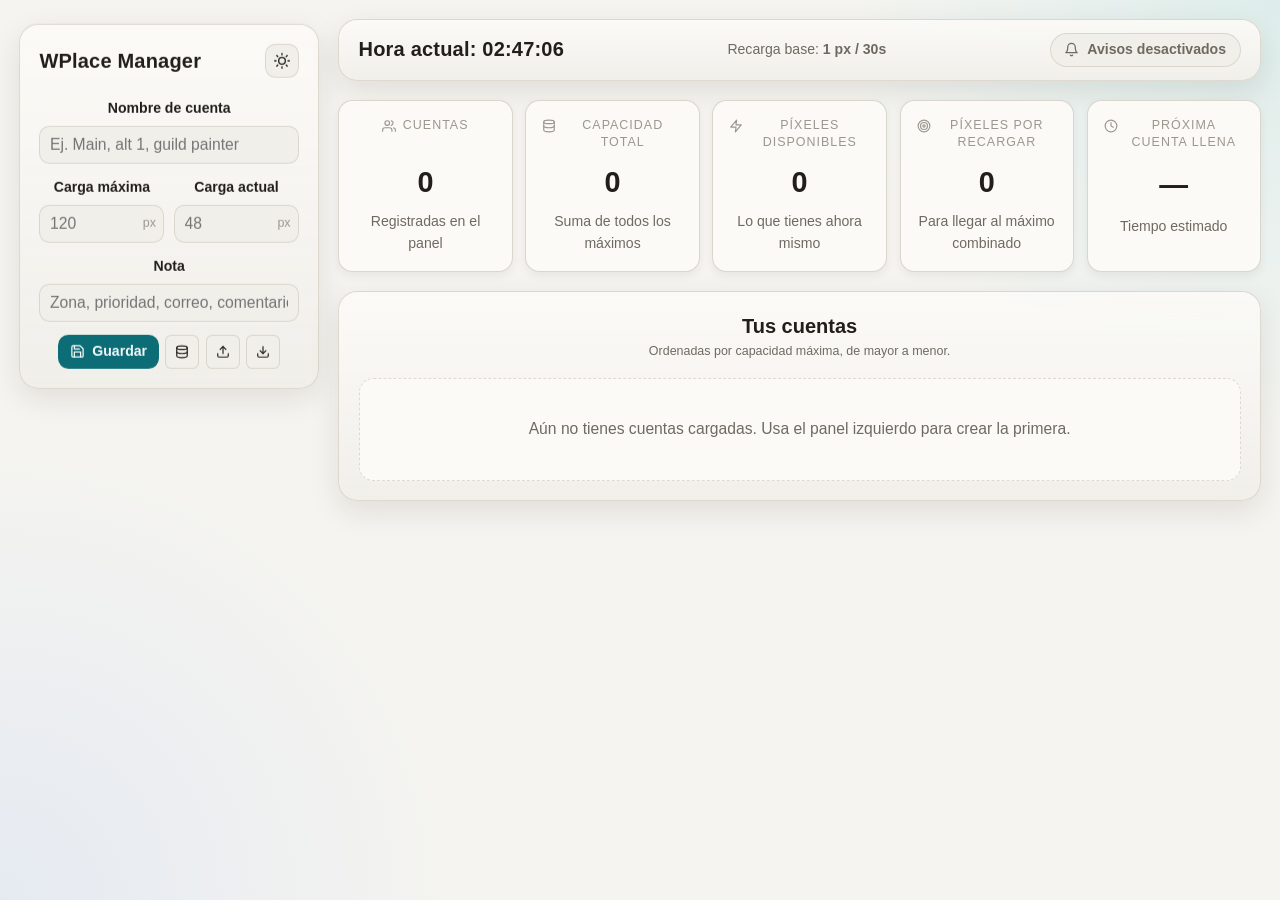
<file: index.html>
<!DOCTYPE html>
<html lang="es" data-theme="dark">
<head>
  <meta charset="UTF-8" />
  <meta name="viewport" content="width=device-width, initial-scale=1.0" />
  <title>WPlace Manager</title>
  <link rel="icon" type="image/png" href="[data-uri]" />
  <link rel="preconnect" href="https://api.fontshare.com" />
  <link href="https://api.fontshare.com/v2/css?f[]=satoshi@400,500,700,900&display=swap" rel="stylesheet" />
  <style>
    :root, [data-theme="light"] {
      --text-xs: clamp(0.7rem, 0.67rem + 0.2vw, 0.78rem);
      --text-sm: clamp(0.8rem, 0.76rem + 0.25vw, 0.88rem);
      --text-base: clamp(0.9rem, 0.86rem + 0.2vw, 0.98rem);
      --text-lg: clamp(1rem, 0.9rem + 0.55vw, 1.25rem);
      --text-xl: clamp(1.3rem, 1.1rem + 1vw, 1.65rem);
      --space-1: 0.2rem; --space-2: 0.4rem; --space-3: 0.6rem; --space-4: 0.8rem;
      --space-5: 1rem; --space-6: 1.2rem; --space-8: 1.6rem; --space-10: 2rem;
      --space-12: 2.4rem; --space-16: 3.2rem;
      --radius-sm: 0.4rem; --radius-md: 0.65rem; --radius-lg: 0.9rem; --radius-xl: 1.2rem; --radius-full: 9999px;
      --color-bg: #f5f4f0; --color-surface: #fbfaf7; --color-surface-2: #f1efea; --color-surface-offset: #ebe7df;
      --color-border: #d8d2c7; --color-divider: #dfdbd2; --color-text: #221f1a; --color-text-muted: #6f6a61; --color-text-faint: #9c978e;
      --color-primary: #0c6d77; --color-primary-hover: #09545c; --color-primary-highlight: #d4e4e4; --color-on-primary: #f4fbfb;
      --color-success: #4f8e28; --color-warning: #c18414; --color-error: #b84574; --color-blue: #2e6bd8;
      --shadow-sm: 0 4px 10px rgba(27,25,21,.06); --shadow-md: 0 10px 30px rgba(27,25,21,.1); --shadow-lg: 0 18px 50px rgba(27,25,21,.14);
      --font-body: 'Satoshi', Inter, sans-serif;
    }
    [data-theme="dark"] {
      --color-bg: #111315; --color-surface: #171a1d; --color-surface-2: #1c2024; --color-surface-offset: #21262b;
      --color-border: #2c3238; --color-divider: #262c31; --color-text: #edf1f5; --color-text-muted: #aab2ba; --color-text-faint: #717983;
      --color-primary: #59c6d1; --color-primary-hover: #7fd9e1; --color-primary-highlight: rgba(89,198,209,.14); --color-on-primary: #051416;
      --color-success: #7ec84f; --color-warning: #f3b248; --color-error: #ea73a1; --color-blue: #72a1ff;
      --shadow-sm: 0 4px 10px rgba(0,0,0,.22); --shadow-md: 0 16px 40px rgba(0,0,0,.32); --shadow-lg: 0 24px 60px rgba(0,0,0,.45);
    }
    *,*::before,*::after{box-sizing:border-box;margin:0;padding:0;min-width:0}
    img,svg{max-width:100%}
    html{-webkit-font-smoothing:antialiased;scroll-behavior:smooth}
    body{min-height:100dvh;font-family:var(--font-body);font-size:var(--text-base);background:
      radial-gradient(circle at top right, rgba(89,198,209,.15), transparent 28%),
      radial-gradient(circle at bottom left, rgba(114,161,255,.12), transparent 30%),
      var(--color-bg);color:var(--color-text);line-height:1.55}
    button,input{font:inherit;color:inherit}
    button{cursor:pointer;border:none}
    input{border:none;background:transparent;outline:none;width:100%}
    .app{max-width:1400px;margin:0 auto;padding:var(--space-6);display:grid;grid-template-columns:minmax(260px,300px) minmax(0,1fr);gap:var(--space-6);align-items:start}
    .panel{background:linear-gradient(180deg, color-mix(in srgb, var(--color-surface) 92%, transparent), var(--color-surface-2));border:1px solid color-mix(in srgb, var(--color-border) 82%, transparent);box-shadow:var(--shadow-md);border-radius:var(--radius-xl);backdrop-filter:blur(14px)}
    .sidebar{padding:var(--space-6);display:flex;flex-direction:column;gap:var(--space-6);position:sticky;top:24px;max-height:calc(100dvh - 48px);overflow-y:auto;min-width:0}
    .brand{display:flex;align-items:center;justify-content:space-between;gap:var(--space-4)}
    .logoWrap{display:flex;align-items:center;gap:var(--space-3)}
    .title{font-size:var(--text-lg);font-weight:900;letter-spacing:.01em;overflow-wrap:anywhere}
    .subtitle{font-size:var(--text-xs);color:var(--color-text-muted);overflow-wrap:anywhere}
    .themeBtn,.ghostBtn,.iconBtn,.primaryBtn,.dangerBtn{border-radius:var(--radius-md);transition:.18s ease;background:transparent}
    .themeBtn,.iconBtn{width:34px;height:34px;border:1px solid color-mix(in srgb, var(--color-border) 85%, transparent);display:grid;place-items:center;background:var(--color-surface-2)}
    .themeBtn:hover,.iconBtn:hover{transform:translateY(-1px);border-color:color-mix(in srgb, var(--color-primary) 30%, var(--color-border))}
    .heroCard{padding:var(--space-5);background:linear-gradient(155deg, color-mix(in srgb, var(--color-primary) 14%, var(--color-surface)), var(--color-surface));border-radius:var(--radius-lg);border:1px solid color-mix(in srgb, var(--color-primary) 26%, var(--color-border));display:grid;gap:var(--space-3);text-align:center}
    .heroCard p{color:var(--color-text-muted);font-size:var(--text-sm)}
    .metricGrid{display:grid;grid-template-columns:1fr;gap:var(--space-3);text-align:center}
    .metric{padding:var(--space-4);border-radius:var(--radius-lg);background:var(--color-surface-2);border:1px solid color-mix(in srgb, var(--color-border) 88%, transparent);display:flex;flex-direction:column;align-items:center;justify-content:center;gap:var(--space-1)}
    .metric .label{font-size:var(--text-xs);text-transform:uppercase;letter-spacing:.08em;color:var(--color-text-faint);margin-bottom:var(--space-2)}
    .metric .value{font-size:var(--text-lg);font-weight:800;font-variant-numeric:tabular-nums lining-nums}
    .formCard{display:grid;gap:var(--space-4);text-align:center}
    .field{display:grid;gap:var(--space-2)}
    .field label{font-size:var(--text-sm);font-weight:700;text-align:center}
    .inputWrap{display:flex;align-items:center;gap:var(--space-2);padding:0 var(--space-3);height:38px;background:var(--color-surface-2);border:1px solid color-mix(in srgb, var(--color-border) 86%, transparent);border-radius:var(--radius-md)}
    .inputWrap:focus-within{border-color:var(--color-primary);box-shadow:0 0 0 3px color-mix(in srgb, var(--color-primary) 18%, transparent)}
    .fieldRow{display:grid;grid-template-columns:1fr 1fr;gap:var(--space-3)}
    .unit{font-size:var(--text-xs);color:var(--color-text-faint);white-space:nowrap}
    .actions{display:flex;align-items:center;justify-content:center;gap:var(--space-2);flex-wrap:nowrap}
    .primaryBtn,.ghostBtn,.dangerBtn{padding:0 0.75rem;height:34px;font-weight:800;font-size:var(--text-sm);display:inline-flex;align-items:center;justify-content:center;gap:.45rem}
    .primaryBtn svg,.dangerBtn svg,.ghostBtn svg{width:15px;height:15px;flex-shrink:0;display:block}
    .themeBtn svg,.menuBtn svg,.notifyBtn svg{display:block}
    .primaryBtn{background:var(--color-primary);color:var(--color-on-primary)}
    .primaryBtn:hover{background:var(--color-primary-hover);color:var(--color-on-primary)}
    .ghostBtn{background:var(--color-surface-2);border:1px solid color-mix(in srgb, var(--color-border) 88%, transparent)}
    .dangerBtn{background:color-mix(in srgb, var(--color-error) 16%, var(--color-surface-2));color:var(--color-error);border:1px solid color-mix(in srgb, var(--color-error) 26%, var(--color-border))}
    .hint{font-size:var(--text-xs);color:var(--color-text-muted);text-align:center}
    .main{display:grid;gap:var(--space-6)}
    .topbar{padding:var(--space-4) var(--space-6);display:flex;align-items:center;justify-content:space-between;gap:var(--space-4);text-align:center}
    .topbarTitle{font-size:var(--text-lg);font-weight:900;letter-spacing:.01em}
    .topbarMeta{font-size:var(--text-sm);color:var(--color-text-muted);white-space:nowrap}
    .topbarTitle{font-size:var(--text-lg);font-weight:900;letter-spacing:.01em}
    .kpis{display:grid;grid-template-columns:repeat(auto-fit, minmax(160px, 1fr));gap:var(--space-4)}
    .kpi{padding:var(--space-5);border-radius:var(--radius-lg);background:var(--color-surface);border:1px solid color-mix(in srgb, var(--color-border) 88%, transparent);box-shadow:var(--shadow-sm);display:grid;gap:var(--space-2);min-width:0;text-align:center;justify-items:center}
    .kpiLabel{display:flex;align-items:flex-start;justify-content:center;gap:.4rem;min-height:2.3rem}
    .kpiLabel svg{width:14px;height:14px;flex-shrink:0;color:var(--color-text-faint);margin-top:.15rem}
    .kpi span{font-size:var(--text-xs);text-transform:uppercase;letter-spacing:.08em;color:var(--color-text-faint);line-height:1.35}
    .kpi strong{font-size:clamp(1.25rem,1rem + 1vw,2rem);font-weight:900;font-variant-numeric:tabular-nums lining-nums;overflow-wrap:anywhere}
    .kpi small{font-size:var(--text-sm);color:var(--color-text-muted);min-height:2.6em;display:flex;align-items:flex-start}
    .section{padding:var(--space-6)}
    .sectionHeader{display:flex;flex-direction:column;align-items:center;text-align:center;justify-content:space-between;gap:var(--space-3);margin-bottom:var(--space-5)}
    .sectionTitle{font-size:var(--text-lg);font-weight:800}
    .accountList{max-height:60dvh;overflow:auto}
    .accountListInner{border:1px solid color-mix(in srgb, var(--color-border) 85%, transparent);border-radius:var(--radius-md);overflow:hidden;background:var(--color-surface)}
    .accountRow{padding:var(--space-3) var(--space-4);display:grid;gap:var(--space-2);border-left:1px solid transparent;min-width:0}
    .accountRow:not(:last-child){border-bottom:1px solid var(--color-divider)}
    .accountRow.critical{background:color-mix(in srgb, var(--color-error) 5%, var(--color-surface))}
    .accountRow.low{background:color-mix(in srgb, var(--color-warning) 5%, var(--color-surface))}
    .accountRow.medium{background:color-mix(in srgb, var(--color-primary) 5%, var(--color-surface))}
    .accountRow.high{background:color-mix(in srgb, var(--color-blue) 6%, var(--color-surface))}
    .accountRow.good{background:color-mix(in srgb, var(--color-success) 5%, var(--color-surface))}
    .accountRow.hasTier{border-left-color:color-mix(in srgb, var(--tier-color) 55%, var(--color-border));box-shadow:inset 0 0 0 1px color-mix(in srgb, var(--tier-color) 12%, transparent), inset 0 1px 0 color-mix(in srgb, #fff 5%, transparent);background-image:linear-gradient(180deg, color-mix(in srgb, var(--tier-color) 7%, transparent), transparent)}
    .rowMain{display:grid;grid-template-columns:auto minmax(0,1fr) auto;align-items:start;gap:var(--space-3);min-width:0}
    .rowDot{width:9px;height:9px;border-radius:50%;flex-shrink:0;margin-top:.45rem;box-shadow:0 0 0 3px color-mix(in srgb, currentColor 14%, transparent)}
    .rowDot.critical{background:var(--color-error);color:var(--color-error)}
    .rowDot.low{background:var(--color-warning);color:var(--color-warning)}
    .rowDot.medium{background:var(--color-primary);color:var(--color-primary)}
    .rowDot.high{background:#7db7ff;color:#7db7ff}
    .rowDot.good{background:var(--color-success);color:var(--color-success)}
    .rowInfo{min-width:0;display:grid;gap:var(--space-1)}
    .rowName{font-weight:800;font-size:var(--text-sm);overflow-wrap:anywhere}
    .rowNameLine{display:flex;align-items:flex-start;gap:var(--space-2);min-width:0}
    .rowNameGroup{display:flex;align-items:center;gap:var(--space-2);min-width:0;flex-wrap:wrap;flex:1}
    .rowNote{font-size:var(--text-xs);font-weight:800;letter-spacing:.01em;color:var(--tier-color, var(--color-primary));overflow-wrap:anywhere;display:inline-flex;align-items:center;gap:.35rem;width:fit-content;max-width:100%;padding:.3rem .65rem;margin-top:var(--space-1);background:color-mix(in srgb, var(--tier-color, var(--color-primary)) 16%, var(--color-surface-2));border:1px solid color-mix(in srgb, var(--tier-color, var(--color-primary)) 32%, var(--color-border));border-radius:var(--radius-full)}
    .nextBadge{display:inline-flex;align-items:center;gap:.3rem;height:20px;padding:0 .5rem;border-radius:var(--radius-full);font-size:11px;font-weight:900;letter-spacing:.02em;background:color-mix(in srgb, var(--color-warning) 20%, var(--color-surface-2));color:var(--color-warning);border:1px solid color-mix(in srgb, var(--color-warning) 38%, var(--color-border));white-space:nowrap}
    .nextBadge svg{width:11px;height:11px;flex-shrink:0;display:block}
    .accountRow.isNext{outline:2px solid color-mix(in srgb, var(--color-warning) 55%, transparent);outline-offset:-1px}
    .rowNoteIcon{flex-shrink:0;display:flex;align-items:center}
    .rowBar{height:5px;border-radius:999px;background:var(--color-surface-offset);margin-top:var(--space-1);overflow:hidden}
    .rowBarFill{height:100%;border-radius:inherit;background:var(--color-surface-dynamic, color-mix(in srgb, var(--color-primary) 10%, var(--color-surface-offset)));transition:width .5s ease}
    .rowBarFill.critical{background:linear-gradient(90deg, color-mix(in srgb, var(--color-error) 78%, #ffb4c9), var(--color-error))}
    .rowBarFill.low{background:linear-gradient(90deg, color-mix(in srgb, var(--color-warning) 82%, #ffd89a), var(--color-warning))}
    .rowBarFill.medium{background:linear-gradient(90deg, color-mix(in srgb, var(--color-primary) 88%, #8ce3eb), var(--color-primary))}
    .rowBarFill.high{background:linear-gradient(90deg, #8dccff, var(--color-blue))}
    .rowBarFill.good{background:linear-gradient(90deg, color-mix(in srgb, var(--color-success) 78%, #b8ef88), var(--color-success))}
    .rowStats{text-align:right;flex-shrink:0;display:grid;gap:2px;align-self:center}
    .rowCount{font-size:var(--text-xs);font-weight:700;font-variant-numeric:tabular-nums lining-nums;white-space:nowrap}
    .rowEta{font-size:var(--text-xs);color:var(--color-text-faint);white-space:nowrap}
    .rowActions{display:flex;gap:var(--space-2);justify-content:flex-end;align-items:center;flex-shrink:0}
    .capBadge{display:inline-flex;align-items:center;justify-content:center;height:20px;padding:0 .45rem;border-radius:var(--radius-full);font-size:11px;font-weight:900;letter-spacing:.02em;background:color-mix(in srgb, var(--tier-color, var(--color-blue)) 18%, var(--color-surface-2));color:var(--tier-color, var(--color-blue));border:1px solid color-mix(in srgb, var(--tier-color, var(--color-blue)) 32%, var(--color-border));white-space:nowrap}
    .menuWrap{position:relative;display:flex;justify-content:flex-end}
    .menuBtn{width:34px;height:34px;padding:0;display:grid;place-items:center;border-radius:var(--radius-sm);background:var(--color-surface-2);border:1px solid color-mix(in srgb, var(--color-border) 85%, transparent);transition:.15s ease;font-size:1.1rem;font-weight:900;line-height:1}
    .notifyBtn{width:34px;height:34px;padding:0;display:grid;place-items:center;border-radius:var(--radius-sm);background:var(--color-surface-2);border:1px solid color-mix(in srgb, var(--color-border) 85%, transparent);color:var(--color-text-muted);transition:.15s ease}
    .notifyBtn:hover{border-color:color-mix(in srgb, var(--color-primary) 30%, var(--color-border));color:var(--color-text)}
    .notifyBtn.active{color:var(--color-primary);background:var(--color-primary-highlight);border-color:color-mix(in srgb, var(--color-primary) 45%, var(--color-border))}
    .notifyWrap{position:relative;display:flex;align-items:center}
    .notifyTrigger{display:inline-flex;align-items:center;gap:.5rem;height:34px;padding:0 .85rem;border-radius:var(--radius-full);background:var(--color-surface-2);border:1px solid color-mix(in srgb, var(--color-border) 85%, transparent);color:var(--color-text-muted);font-size:var(--text-sm);font-weight:700;white-space:nowrap;transition:.15s ease}
    .notifyTrigger:hover{border-color:color-mix(in srgb, var(--color-primary) 30%, var(--color-border));color:var(--color-text)}
    .notifyTrigger.active{color:var(--color-primary);background:var(--color-primary-highlight);border-color:color-mix(in srgb, var(--color-primary) 45%, var(--color-border))}
    .notifyTriggerIcon{display:flex;align-items:center;flex-shrink:0}
    .notifyTriggerIcon svg{width:15px;height:15px;display:block}
    .notifyPanel{min-width:230px}
    .notifyPanelTitle{font-size:var(--text-sm);font-weight:800;color:var(--color-text);padding:.15rem .3rem .5rem;margin-bottom:.25rem;border-bottom:1px solid var(--color-divider)}
    .notifyOption{display:flex;align-items:center;gap:.55rem;padding:.4rem .3rem;border-radius:var(--radius-sm);font-size:var(--text-sm);cursor:pointer;user-select:none}
    .notifyOption:hover{background:var(--color-surface-2)}
    .notifyOption input[type="checkbox"]{width:15px;height:15px;flex-shrink:0;accent-color:var(--color-primary);cursor:pointer}
    .notifyTestBtn{width:100%;display:flex;align-items:center;justify-content:center;gap:.45rem;margin-top:.4rem;padding-top:.6rem;border-top:1px solid var(--color-divider);background:transparent;color:var(--color-text-muted);font-size:var(--text-sm);font-weight:700;cursor:pointer;border-left:none;border-right:none;border-bottom:none;border-radius:0}
    .notifyTestBtn:hover{color:var(--color-primary)}
    .notifyTestBtn svg{width:14px;height:14px;flex-shrink:0;display:block}
    .menuBtn:hover{border-color:color-mix(in srgb, var(--color-primary) 30%, var(--color-border))}
    /* El panel se reubica a <body> con JS al abrirse, por eso usa position:fixed
       y su visibilidad depende de su propia clase .open (no de un ancestro),
       así nunca queda recortado por el overflow de la lista de cuentas. */
    .menuPanel{position:fixed;min-width:140px;padding:var(--space-2);display:none;grid-template-columns:1fr;gap:var(--space-2);background:var(--color-surface);border:1px solid color-mix(in srgb, var(--color-border) 88%, transparent);border-radius:var(--radius-md);box-shadow:var(--shadow-lg);z-index:9999}
    .menuPanel.open{display:grid}
    .menuItem{height:32px;padding:0 .7rem;display:flex;align-items:center;gap:var(--space-2);justify-content:flex-start;border-radius:var(--radius-sm);background:var(--color-surface-2);border:1px solid color-mix(in srgb, var(--color-border) 85%, transparent);font-size:var(--text-xs);font-weight:800;white-space:nowrap}
    .menuItem:hover{border-color:color-mix(in srgb, var(--color-primary) 30%, var(--color-border))}
    .menuItem.danger{color:var(--color-error);border-color:color-mix(in srgb, var(--color-error) 26%, var(--color-border))}
    .menuItem.danger:hover{background:color-mix(in srgb, var(--color-error) 12%, var(--color-surface-2))}
    .iconBtnSm{width:34px;height:34px;padding:0;display:grid;place-items:center;border-radius:var(--radius-sm);background:var(--color-surface-2);border:1px solid color-mix(in srgb, var(--color-border) 85%, transparent);transition:.15s ease;flex-shrink:0}
    .iconBtnSm svg{width:14px;height:14px}
    .iconBtnSm:hover{border-color:color-mix(in srgb, var(--color-primary) 30%, var(--color-border))}
    .iconBtnSm.danger{color:var(--color-error);border-color:color-mix(in srgb, var(--color-error) 26%, var(--color-border))}
    .iconBtnSm.danger:hover{background:color-mix(in srgb, var(--color-error) 12%, var(--color-surface-2))}
    .pill{padding:.4rem .7rem;border-radius:var(--radius-full);font-size:var(--text-xs);font-weight:800;background:var(--color-surface-offset);border:1px solid color-mix(in srgb, var(--color-border) 82%, transparent)}
    .empty{padding:var(--space-12) var(--space-5);text-align:center;color:var(--color-text-muted);border:1px dashed color-mix(in srgb, var(--color-border) 82%, transparent);border-radius:var(--radius-lg);background:var(--color-surface)}
    @media (max-width: 1120px){.app{grid-template-columns:1fr}.sidebar{position:relative;max-height:none;top:0}}
    @media (max-width: 760px){.app{padding:var(--space-4)}.topbar{flex-direction:column}.headline h1{max-width:none}.kpis,.metricGrid{grid-template-columns:1fr}.accountList{max-height:none}.actions{flex-wrap:wrap}.rowMain{grid-template-columns:auto minmax(0,1fr)}.rowStats{grid-column:2;text-align:left}.menuWrap{margin-left:auto}}
  </style>
</head>
<body>
  <div class="app">
    <aside class="sidebar panel">
      <div class="brand">
        <div class="logoWrap"><div class="title">WPlace Manager</div></div>
        <button class="themeBtn" data-theme-toggle aria-label="Cambiar tema"></button>
      </div>

      <section class="formCard">
        <div class="field">
          <label for="name">Nombre de cuenta</label>
          <div class="inputWrap"><input id="name" placeholder="Ej. Main, alt 1, guild painter" /></div>
        </div>

        <div class="fieldRow">
          <div class="field">
            <label for="maxPixels">Carga máxima</label>
            <div class="inputWrap"><input id="maxPixels" type="number" min="1" step="1" placeholder="120" /><span class="unit">px</span></div>
          </div>

          <div class="field">
            <label for="currentPixels">Carga actual</label>
            <div class="inputWrap"><input id="currentPixels" type="number" min="0" step="1" placeholder="48" /><span class="unit">px</span></div>
          </div>
        </div>

        <div class="field">
          <label for="note">Nota</label>
          <div class="inputWrap"><input id="note" placeholder="Zona, prioridad, correo, comentario..." /></div>
        </div>

        <div class="actions">
          <button class="primaryBtn" id="saveBtn"><svg viewBox="0 0 24 24" fill="none" stroke="currentColor" stroke-width="2" stroke-linecap="round" stroke-linejoin="round" width="15" height="15"><path d="M19 21H5a2 2 0 0 1-2-2V5a2 2 0 0 1 2-2h11l5 5v11a2 2 0 0 1-2 2z"/><polyline points="17 21 17 13 7 13 7 21"/><polyline points="7 3 7 8 15 8"/></svg><span>Guardar</span></button>
          <button class="iconBtnSm" id="demoBtn" title="Cargar demo" aria-label="Cargar cuentas de demostración"><svg viewBox="0 0 24 24" fill="none" stroke="currentColor" stroke-width="2" stroke-linecap="round" stroke-linejoin="round"><ellipse cx="12" cy="5" rx="9" ry="3"/><path d="M21 12c0 1.66-4 3-9 3s-9-1.34-9-3"/><path d="M3 5v14c0 1.66 4 3 9 3s9-1.34 9-3V5"/></svg></button>
          <button class="iconBtnSm" id="exportBtn" title="Exportar JSON" aria-label="Exportar cuentas a un archivo JSON"><svg viewBox="0 0 24 24" fill="none" stroke="currentColor" stroke-width="2" stroke-linecap="round" stroke-linejoin="round"><path d="M21 15v4a2 2 0 0 1-2 2H5a2 2 0 0 1-2-2v-4"/><polyline points="17 8 12 3 7 8"/><line x1="12" y1="3" x2="12" y2="15"/></svg></button>
          <button class="iconBtnSm" id="importBtn" title="Importar JSON" aria-label="Importar cuentas desde un archivo JSON"><svg viewBox="0 0 24 24" fill="none" stroke="currentColor" stroke-width="2" stroke-linecap="round" stroke-linejoin="round"><path d="M21 15v4a2 2 0 0 1-2 2H5a2 2 0 0 1-2-2v-4"/><polyline points="7 10 12 15 17 10"/><line x1="12" y1="15" x2="12" y2="3"/></svg></button>
          <input type="file" id="fileInput" accept="application/json" hidden />
        </div>
      </section>
    </aside>

    <main class="main">
      <section class="topbar panel">
        <div class="topbarTitle" id="clockPill">Hora actual: --:--:--</div>
        <div class="topbarMeta">Recarga base: <strong>1 px / 30s</strong></div>
        <div class="notifyWrap" id="global-notify">
          <button class="notifyTrigger" id="globalNotifyBtn" onclick="openPopover('global-notify')" aria-haspopup="true" aria-expanded="false" title="Configurar avisos">
            <span class="notifyTriggerIcon" aria-hidden="true"></span>
            <span id="globalNotifyLabel">Avisos desactivados</span>
          </button>
          <div class="menuPanel notifyPanel" id="globalNotifyPanel"></div>
        </div>
      </section>

      <section class="kpis">
        <article class="kpi panel">
          <div class="kpiLabel"><svg viewBox="0 0 24 24" fill="none" stroke="currentColor" stroke-width="2" stroke-linecap="round" stroke-linejoin="round"><path d="M17 21v-2a4 4 0 0 0-4-4H5a4 4 0 0 0-4 4v2"/><circle cx="9" cy="7" r="4"/><path d="M23 21v-2a4 4 0 0 0-3-3.87"/><path d="M16 3.13a4 4 0 0 1 0 7.75"/></svg><span>Cuentas</span></div>
          <strong id="kpiAccounts">0</strong>
          <small>Registradas en el panel</small>
        </article>
        <article class="kpi panel">
          <div class="kpiLabel"><svg viewBox="0 0 24 24" fill="none" stroke="currentColor" stroke-width="2" stroke-linecap="round" stroke-linejoin="round"><ellipse cx="12" cy="5" rx="9" ry="3"/><path d="M21 12c0 1.66-4 3-9 3s-9-1.34-9-3"/><path d="M3 5v14c0 1.66 4 3 9 3s9-1.34 9-3V5"/></svg><span>Capacidad total</span></div>
          <strong id="kpiCapacity">0</strong>
          <small>Suma de todos los máximos</small>
        </article>
        <article class="kpi panel">
          <div class="kpiLabel"><svg viewBox="0 0 24 24" fill="none" stroke="currentColor" stroke-width="2" stroke-linecap="round" stroke-linejoin="round"><polygon points="13 2 3 14 12 14 11 22 21 10 12 10 13 2"/></svg><span>Píxeles disponibles</span></div>
          <strong id="kpiCurrent">0</strong>
          <small>Lo que tienes ahora mismo</small>
        </article>
        <article class="kpi panel">
          <div class="kpiLabel"><svg viewBox="0 0 24 24" fill="none" stroke="currentColor" stroke-width="2" stroke-linecap="round" stroke-linejoin="round"><circle cx="12" cy="12" r="10"/><circle cx="12" cy="12" r="6"/><circle cx="12" cy="12" r="2"/></svg><span>Píxeles por recargar</span></div>
          <strong id="kpiRemaining">0</strong>
          <small>Para llegar al máximo combinado</small>
        </article>
        <article class="kpi panel">
          <div class="kpiLabel"><svg viewBox="0 0 24 24" fill="none" stroke="currentColor" stroke-width="2" stroke-linecap="round" stroke-linejoin="round"><circle cx="12" cy="12" r="10"/><polyline points="12 6 12 12 16 14"/></svg><span>Próxima cuenta llena</span></div>
          <strong id="kpiCritical">—</strong>
          <small>Tiempo estimado</small>
        </article>
      </section>

      <section class="section panel">
        <div class="sectionHeader">
          <div>
            <div class="sectionTitle">Tus cuentas</div>
            <div class="hint">Ordenadas por capacidad máxima, de mayor a menor.</div>
          </div>
        </div>
        <div id="accountList" class="accountList"></div>
      </section>
    </main>
  </div>

  <script>
    /* =========================================================
       ESTADO Y PERSISTENCIA
       ========================================================= */
    const STORAGE_KEY = 'wplace-manager-state-v1';

    const state = {
      accounts: [],
      editingId: null,
      theme: 'dark',
      notifySettings: { offsets: [] }
    };

    // El menú abierto (si hay uno) se guarda acá. El panel se reubica
    // físicamente dentro de <body> mientras está abierto, para no quedar
    // recortado por el overflow/scroll de la lista de cuentas.
    let openMenu = null; // { id, panelEl, btnEl, originalParent }

    // Claves `${accountId}:${offset}` para las que ya se disparó la
    // notificación en el estado actual. Se limpia por umbral cuando la
    // cuenta se aleja de él, para poder notificar de nuevo la próxima vez.
    const notifiedThresholds = new Set();
    const FAVICON_DATA_URI = '[data-uri]';

    const els = {
      name: document.getElementById('name'),
      maxPixels: document.getElementById('maxPixels'),
      currentPixels: document.getElementById('currentPixels'),
      note: document.getElementById('note'),
      saveBtn: document.getElementById('saveBtn'),
      demoBtn: document.getElementById('demoBtn'),
      exportBtn: document.getElementById('exportBtn'),
      importBtn: document.getElementById('importBtn'),
      fileInput: document.getElementById('fileInput'),
      accountList: document.getElementById('accountList'),
      kpiAccounts: document.getElementById('kpiAccounts'),
      kpiCurrent: document.getElementById('kpiCurrent'),
      kpiCapacity: document.getElementById('kpiCapacity'),
      kpiRemaining: document.getElementById('kpiRemaining'),
      kpiCritical: document.getElementById('kpiCritical'),
      clockPill: document.getElementById('clockPill'),
      themeToggle: document.querySelector('[data-theme-toggle]'),
      globalNotifyBtn: document.getElementById('globalNotifyBtn'),
      globalNotifyLabel: document.getElementById('globalNotifyLabel'),
      globalNotifyPanel: document.getElementById('globalNotifyPanel')
    };

    const fmt = new Intl.NumberFormat('es-CL');

    function saveState() {
      try {
        localStorage.setItem(STORAGE_KEY, JSON.stringify({
          accounts: state.accounts,
          theme: state.theme,
          notifySettings: state.notifySettings
        }));
      } catch (err) {
        console.warn('No se pudo guardar el estado en localStorage.', err);
      }
    }

    function loadState() {
      try {
        const raw = localStorage.getItem(STORAGE_KEY);
        if (!raw) return null;
        const parsed = JSON.parse(raw);
        if (!parsed || !Array.isArray(parsed.accounts)) return null;
        return parsed;
      } catch (err) {
        console.warn('No se pudo leer el estado guardado.', err);
        return null;
      }
    }

    /* =========================================================
       UTILIDADES
       ========================================================= */
    function uid() {
      return Math.random().toString(36).slice(2, 10);
    }

    function now() {
      return Date.now();
    }

    function clamp(val, min, max) {
      return Math.min(max, Math.max(min, val));
    }

    function escapeHtml(str) {
      return String(str)
        .replaceAll('&', '&amp;')
        .replaceAll('<', '&lt;')
        .replaceAll('>', '&gt;')
        .replaceAll('"', '&quot;')
        .replaceAll("'", '&#039;');
    }

    // Opciones de anticipación disponibles para los avisos (en minutos antes
    // de llenarse; 0 = justo cuando se llena).
    const NOTIFY_OFFSETS = [
      { value: 60, label: '1 hora antes' },
      { value: 30, label: '30 minutos antes' },
      { value: 15, label: '15 minutos antes' },
      { value: 5, label: '5 minutos antes' },
      { value: 0, label: 'Cuando esté llena' }
    ];
    const NOTIFY_OFFSET_LABELS = Object.fromEntries(NOTIFY_OFFSETS.map(o => [o.value, o.label]));

    /* =========================================================
       MODELO DE CUENTA
       ========================================================= */
    function normalizeAccount(acc) {
      const max = Math.max(1, Number(acc.maxPixels) || 1);
      const current = clamp(Number(acc.currentPixels) || 0, 0, max);
      return {
        id: acc.id || uid(),
        name: acc.name?.trim() || 'Cuenta sin nombre',
        note: acc.note?.trim() || '',
        maxPixels: max,
        currentPixels: current,
        updatedAt: Number(acc.updatedAt) || now()
      };
    }

    function getComputedCurrent(acc) {
      const elapsed = Math.max(0, now() - acc.updatedAt);
      const regenerated = Math.floor(elapsed / 30000);
      return clamp(acc.currentPixels + regenerated, 0, acc.maxPixels);
    }

    function getSecondsToFull(acc) {
      const current = getComputedCurrent(acc);
      return Math.max(0, (acc.maxPixels - current) * 30);
    }

    function formatDuration(totalSeconds) {
      if (totalSeconds <= 0) return 'Lista';
      const h = Math.floor(totalSeconds / 3600);
      const m = Math.floor((totalSeconds % 3600) / 60);
      const s = totalSeconds % 60;
      if (h > 0) return `${h}h ${m}m`;
      if (m > 0) return `${m}m ${s}s`;
      return `${s}s`;
    }

    function getStatus(acc) {
      const current = getComputedCurrent(acc);
      const percent = Math.round((current / acc.maxPixels) * 100);
      if (percent >= 100) return { text: 'Llena', cls: 'good', percent };
      if (percent >= 80) return { text: 'Alta', cls: 'high', percent };
      if (percent >= 50) return { text: 'Media', cls: 'medium', percent };
      if (percent >= 25) return { text: 'Baja', cls: 'low', percent };
      return { text: 'Crítica', cls: 'critical', percent };
    }

    // Tramos de capacidad máxima, de mayor a menor. Cada uno tiene su propio
    // matiz (hue) de color: los tramos bajos son fríos (azul/verde) y suben
    // hacia colores cálidos (naranja/rojo) a medida que crece la capacidad.
    const CAPACITY_TIERS = [
      { min: 10000, label: '10k+', hue: 5 },
      { min: 9000, label: '9k+', hue: 25 },
      { min: 8000, label: '8k+', hue: 45 },
      { min: 7000, label: '7k+', hue: 65 },
      { min: 6000, label: '6k+', hue: 85 },
      { min: 5000, label: '5k+', hue: 105 },
      { min: 4000, label: '4k+', hue: 125 },
      { min: 3000, label: '3k+', hue: 145 },
      { min: 2000, label: '2k+', hue: 165 },
      { min: 1000, label: '1k+', hue: 185 },
      { min: 500, label: '500+', hue: 205 }
    ];

    function getCapacityMeta(acc) {
      const tier = CAPACITY_TIERS.find(t => acc.maxPixels >= t.min);
      if (!tier) return { levelClass: '', badge: '', colorStyle: '' };
      const color = `hsl(${tier.hue}, 70%, 50%)`;
      return {
        levelClass: 'hasTier',
        badge: `<span class="capBadge">${tier.label}</span>`,
        colorStyle: `--tier-color:${color};`
      };
    }

    function sortByTimeToFull(list) {
      return [...list].sort((a, b) => {
        const af = getSecondsToFull(a);
        const bf = getSecondsToFull(b);
        if (af !== bf) return af - bf;
        return a.name.localeCompare(b.name, 'es');
      });
    }

    function sortByCapacity(list) {
      return [...list].sort((a, b) => {
        if (b.maxPixels !== a.maxPixels) return b.maxPixels - a.maxPixels;
        return a.name.localeCompare(b.name, 'es');
      });
    }

    // IDs de la(s) cuenta(s) que están más cerca de llenarse (soporta empates).
    // Las que ya están llenas quedan afuera: no son "las próximas" (para el badge de UI).
    function getClosestIds(list) {
      const pending = list
        .map(acc => ({ id: acc.id, secondsToFull: getSecondsToFull(acc) }))
        .filter(x => x.secondsToFull > 0);
      if (!pending.length) return [];
      const min = Math.min(...pending.map(x => x.secondsToFull));
      return pending.filter(x => x.secondsToFull === min).map(x => x.id);
    }

    // Igual que getClosestIds, pero además incluye a cualquier cuenta que ya
    // esté llena mientras el aviso "cuando esté llena" (offset 0) siga
    // activo. Sin esto, una cuenta deja de ser "la más próxima" en el
    // instante exacto en que se llena, y ese aviso nunca llegaría a evaluarse.
    function getNotifyCandidateIds(list) {
      const closest = getClosestIds(list);
      const full = list
        .filter(acc => getSecondsToFull(acc) === 0 && state.notifySettings.offsets.includes(0))
        .map(acc => acc.id);
      return [...new Set([...closest, ...full])];
    }

    // Set de íconos SVG en línea (estilo trazo, sin emojis) usados en toda la app.
    const ICONS = {
      menu: '<svg viewBox="0 0 24 24" width="18" height="18"><circle cx="5" cy="12" r="1.8" fill="currentColor" stroke="none"/><circle cx="12" cy="12" r="1.8" fill="currentColor" stroke="none"/><circle cx="19" cy="12" r="1.8" fill="currentColor" stroke="none"/></svg>',
      edit: '<svg viewBox="0 0 24 24" fill="none" stroke="currentColor" stroke-width="2" stroke-linecap="round" stroke-linejoin="round" width="14" height="14"><path d="M17 3a2.85 2.83 0 1 1 4 4L7.5 20.5 2 22l1.5-5.5Z"/></svg>',
      trash: '<svg viewBox="0 0 24 24" fill="none" stroke="currentColor" stroke-width="2" stroke-linecap="round" stroke-linejoin="round" width="14" height="14"><polyline points="3 6 5 6 21 6"/><path d="M19 6l-1 14a2 2 0 0 1-2 2H8a2 2 0 0 1-2-2L5 6"/><path d="M10 11v6"/><path d="M14 11v6"/><path d="M9 6V4a1 1 0 0 1 1-1h4a1 1 0 0 1 1 1v2"/></svg>',
      note: '<svg viewBox="0 0 24 24" fill="none" stroke="currentColor" stroke-width="2" stroke-linecap="round" stroke-linejoin="round" width="13" height="13"><path d="M14 2H6a2 2 0 0 0-2 2v16a2 2 0 0 0 2 2h12a2 2 0 0 0 2-2V8z"/><polyline points="14 2 14 8 20 8"/><line x1="16" y1="13" x2="8" y2="13"/><line x1="16" y1="17" x2="8" y2="17"/></svg>',
      save: '<svg viewBox="0 0 24 24" fill="none" stroke="currentColor" stroke-width="2" stroke-linecap="round" stroke-linejoin="round" width="15" height="15"><path d="M19 21H5a2 2 0 0 1-2-2V5a2 2 0 0 1 2-2h11l5 5v11a2 2 0 0 1-2 2z"/><polyline points="17 21 17 13 7 13 7 21"/><polyline points="7 3 7 8 15 8"/></svg>',
      check: '<svg viewBox="0 0 24 24" fill="none" stroke="currentColor" stroke-width="2" stroke-linecap="round" stroke-linejoin="round" width="15" height="15"><polyline points="20 6 9 17 4 12"/></svg>',
      moon: '<svg viewBox="0 0 24 24" fill="none" stroke="currentColor" stroke-width="2" stroke-linecap="round" stroke-linejoin="round" width="16" height="16"><path d="M21 12.79A9 9 0 1 1 11.21 3 7 7 0 0 0 21 12.79z"/></svg>',
      sun: '<svg viewBox="0 0 24 24" fill="none" stroke="currentColor" stroke-width="2" stroke-linecap="round" stroke-linejoin="round" width="16" height="16"><circle cx="12" cy="12" r="5"/><line x1="12" y1="1" x2="12" y2="3"/><line x1="12" y1="21" x2="12" y2="23"/><line x1="4.22" y1="4.22" x2="5.64" y2="5.64"/><line x1="18.36" y1="18.36" x2="19.78" y2="19.78"/><line x1="1" y1="12" x2="3" y2="12"/><line x1="21" y1="12" x2="23" y2="12"/><line x1="4.22" y1="19.78" x2="5.64" y2="18.36"/><line x1="18.36" y1="5.64" x2="19.78" y2="4.22"/></svg>',
      bell: '<svg viewBox="0 0 24 24" fill="none" stroke="currentColor" stroke-width="2" stroke-linecap="round" stroke-linejoin="round" width="15" height="15"><path d="M18 8a6 6 0 0 0-12 0c0 7-3 9-3 9h18s-3-2-3-9"/><path d="M13.73 21a2 2 0 0 1-3.46 0"/></svg>',
      next: '<svg viewBox="0 0 24 24" fill="none" stroke="currentColor" stroke-width="2" stroke-linecap="round" stroke-linejoin="round" width="11" height="11"><circle cx="12" cy="12" r="10"/><polyline points="12 6 12 12 16 14"/></svg>'
    };

    /* =========================================================
       RENDER
       Se separa en dos partes:
       - renderAccounts(): reconstruye el HTML completo de la lista.
         Solo se llama cuando cambian los DATOS (crear/editar/borrar/
         importar/demo/carga inicial).
       - tickAccounts(): cada 1s actualiza SOLO los valores que cambian
         con el tiempo (barra, porcentaje, ETA) tocando nodos existentes,
         sin recrear el DOM. Así los menús abiertos nunca se destruyen
         a medio uso.
       ========================================================= */
    function renderAccounts() {
      closeAllMenus();
      const sorted = sortByCapacity(state.accounts);
      if (!sorted.length) {
        els.accountList.innerHTML = `<div class="empty">Aún no tienes cuentas cargadas. Usa el panel izquierdo para crear la primera.</div>`;
        return;
      }

      const closestIds = getClosestIds(state.accounts);

      const rows = sorted.map(acc => {
        const current = getComputedCurrent(acc);
        const status = getStatus(acc);
        const percent = status.percent;
        const fullIn = getSecondsToFull(acc);
        const etaLabel = fullIn <= 0 ? 'Llena' : `ETA ${formatDuration(fullIn)}`;
        const capacity = getCapacityMeta(acc);
        const isNext = closestIds.includes(acc.id);
        return `
          <article class="accountRow ${status.cls} ${capacity.levelClass}${isNext ? ' isNext' : ''}" data-account-id="${acc.id}" style="${capacity.colorStyle}">
            <div class="rowMain">
              <span class="rowDot ${status.cls}" data-role="dot" title="${escapeHtml(status.text)} (${percent}%)" aria-hidden="true"></span>
              <div class="rowInfo">
                <div class="rowNameLine">
                  <div class="rowNameGroup">
                    <div class="rowName">${escapeHtml(acc.name)}</div>
                    ${capacity.badge}
                    ${isNext ? `<span class="nextBadge" title="Es la cuenta más próxima a llenarse">${ICONS.next}Próxima</span>` : ''}
                  </div>
                  <div class="rowActions">
                    <div class="menuWrap" id="menu-${acc.id}">
                      <button class="menuBtn" onclick="toggleAccountMenu('${acc.id}')" aria-label="Abrir acciones de ${escapeHtml(acc.name)}" aria-expanded="false">${ICONS.menu}</button>
                      <div class="menuPanel">
                        <button class="menuItem" onclick="editAccount('${acc.id}'); closeAllMenus();">${ICONS.edit} Editar</button>
                        <button class="menuItem danger" onclick="deleteAccount('${acc.id}'); closeAllMenus();">${ICONS.trash} Eliminar</button>
                      </div>
                    </div>
                  </div>
                </div>
                ${acc.note ? `<div class="rowNote"><span class="rowNoteIcon" aria-hidden="true">${ICONS.note}</span><span>${escapeHtml(acc.note)}</span></div>` : ''}
                <div class="rowBar"><div class="rowBarFill ${status.cls}" data-role="bar" style="width:${percent}%"></div></div>
              </div>
              <div class="rowStats">
                <div class="rowCount" data-role="count">${fmt.format(current)} / ${fmt.format(acc.maxPixels)}</div>
                <div class="rowEta" data-role="eta">${etaLabel}</div>
              </div>
            </div>
          </article>`;
      }).join('');

      els.accountList.innerHTML = `<div class="accountListInner">${rows}</div>`;
    }

    const STATUS_CLASSES = ['critical', 'low', 'medium', 'high', 'good'];

    function tickAccounts(closestIds) {
      state.accounts.forEach(acc => {
        const row = els.accountList.querySelector(`[data-account-id="${acc.id}"]`);
        if (!row) return; // fuera de la vista actual (p.ej. lista vacía momentáneamente)

        const status = getStatus(acc);
        const current = getComputedCurrent(acc);
        const fullIn = getSecondsToFull(acc);
        const etaLabel = fullIn <= 0 ? 'Llena' : `ETA ${formatDuration(fullIn)}`;

        row.classList.remove(...STATUS_CLASSES);
        row.classList.add(status.cls);

        const isNext = closestIds.includes(acc.id);
        row.classList.toggle('isNext', isNext);
        const nameGroup = row.querySelector('.rowNameGroup');
        const existingBadge = nameGroup?.querySelector('.nextBadge');
        if (isNext && !existingBadge && nameGroup) {
          const badge = document.createElement('span');
          badge.className = 'nextBadge';
          badge.title = 'Es la cuenta más próxima a llenarse';
          badge.innerHTML = `${ICONS.next}Próxima`;
          nameGroup.appendChild(badge);
        } else if (!isNext && existingBadge) {
          existingBadge.remove();
        }

        const dot = row.querySelector('[data-role="dot"]');
        if (dot) {
          dot.classList.remove(...STATUS_CLASSES);
          dot.classList.add(status.cls);
          dot.title = `${status.text} (${status.percent}%)`;
        }

        const bar = row.querySelector('[data-role="bar"]');
        if (bar) {
          bar.classList.remove(...STATUS_CLASSES);
          bar.classList.add(status.cls);
          bar.style.width = `${status.percent}%`;
        }

        const countEl = row.querySelector('[data-role="count"]');
        if (countEl) countEl.textContent = `${fmt.format(current)} / ${fmt.format(acc.maxPixels)}`;

        const etaEl = row.querySelector('[data-role="eta"]');
        if (etaEl) etaEl.textContent = etaLabel;
      });
    }

    function renderKpis() {
      const list = state.accounts;
      const totalCurrent = list.reduce((sum, acc) => sum + getComputedCurrent(acc), 0);
      const totalCapacity = list.reduce((sum, acc) => sum + acc.maxPixels, 0);
      const totalRemaining = Math.max(0, totalCapacity - totalCurrent);
      const next = sortByTimeToFull(list)[0];
      els.kpiAccounts.textContent = fmt.format(list.length);
      els.kpiCurrent.textContent = fmt.format(totalCurrent);
      els.kpiCapacity.textContent = fmt.format(totalCapacity);
      els.kpiRemaining.textContent = fmt.format(totalRemaining);
      els.kpiCritical.textContent = next ? formatDuration(getSecondsToFull(next)) : '—';
      els.clockPill.textContent = 'Hora actual: ' + new Date().toLocaleTimeString('es-CL', { hour: '2-digit', minute: '2-digit', second: '2-digit', hour12: false });
    }

    // Render completo: se usa tras cambios de datos.
    function render() {
      renderAccounts();
      renderKpis();
    }

    // Tick de reloj: se usa cada 1s, no toca menús ni estructura del DOM.
    function tick() {
      const closestIds = getClosestIds(state.accounts);
      tickAccounts(closestIds);
      checkNotifications(getNotifyCandidateIds(state.accounts));
      renderKpis();
    }

    /* =========================================================
       NOTIFICACIONES DEL NAVEGADOR (config. GLOBAL)
       Se elige uno o más avisos con anticipación en minutos (0 = justo
       cuando se llena). En cada tick, checkNotifications() mira SOLO
       la(s) cuenta(s) que están más cerca de llenarse (closestIds) y
       dispara un aviso la primera vez que su tiempo restante cruza
       cada umbral elegido. Si otra cuenta pasa a ser "la próxima", el
       seguimiento de la anterior se reinicia para no arrastrar estado.
       ========================================================= */
    function checkNotifications(closestIds) {
      // Si una cuenta deja de ser "la próxima", se olvida su seguimiento
      // para que, si vuelve a serlo más adelante, pueda notificar de nuevo.
      Array.from(notifiedThresholds).forEach(key => {
        const id = key.slice(0, key.lastIndexOf(':'));
        if (!closestIds.includes(id)) notifiedThresholds.delete(key);
      });

      const offsets = state.notifySettings.offsets;
      if (!offsets.length || !closestIds.length) return;

      closestIds.forEach(id => {
        const acc = state.accounts.find(a => a.id === id);
        if (!acc) return;
        const minutesToFull = getSecondsToFull(acc) / 60;
        offsets.forEach(offset => {
          const key = `${id}:${offset}`;
          if (minutesToFull <= offset) {
            if (!notifiedThresholds.has(key)) {
              fireOffsetNotification(acc, offset);
              notifiedThresholds.add(key);
            }
          } else {
            notifiedThresholds.delete(key);
          }
        });
      });
    }

    function fireOffsetNotification(acc, offset) {
      if (!('Notification' in window) || Notification.permission !== 'granted') return;
      const title = offset === 0 ? 'Cuenta llena' : 'Por llenarse pronto';
      const body = offset === 0
        ? `${acc.name} alcanzó ${fmt.format(acc.maxPixels)} píxeles.`
        : `${acc.name} estará llena en ${NOTIFY_OFFSET_LABELS[offset].replace(' antes', '')} o menos.`;
      try {
        new Notification(title, {
          body,
          icon: FAVICON_DATA_URI,
          tag: `wplace-${acc.id}-${offset}`
        });
      } catch (err) {
        console.warn('No se pudo mostrar la notificación.', err);
      }
    }

    // Evita notificar apenas se carga/edita/importa un estado que YA cruzó
    // algún umbral (solo queremos avisar cuando se cruza "en vivo", no de entrada).
    function syncNotifiedBaseline() {
      notifiedThresholds.clear();
      const candidateIds = getNotifyCandidateIds(state.accounts);
      const offsets = state.notifySettings.offsets;
      candidateIds.forEach(id => {
        const acc = state.accounts.find(a => a.id === id);
        if (!acc) return;
        const minutesToFull = getSecondsToFull(acc) / 60;
        offsets.forEach(offset => {
          if (minutesToFull <= offset) notifiedThresholds.add(`${id}:${offset}`);
        });
      });
    }

    function handleGlobalNotifyCheckbox(checkboxEl, offset) {
      if (!checkboxEl.checked) {
        state.notifySettings.offsets = state.notifySettings.offsets.filter(o => o !== offset);
        Array.from(notifiedThresholds).forEach(key => { if (key.endsWith(`:${offset}`)) notifiedThresholds.delete(key); });
        saveState();
        updateGlobalNotifyUI();
        return;
      }

      if (!('Notification' in window)) {
        checkboxEl.checked = false;
        alert('Tu navegador no soporta notificaciones.');
        return;
      }
      if (Notification.permission === 'denied') {
        checkboxEl.checked = false;
        alert('Bloqueaste las notificaciones para esta página. Actívalas desde la configuración del navegador para usar esta función.');
        return;
      }

      const applyChecked = () => {
        state.notifySettings.offsets = [...new Set([...state.notifySettings.offsets, offset])];
        // permite notificar de inmediato si la cuenta más próxima (o la recién llenada) ya corresponde a este umbral
        getNotifyCandidateIds(state.accounts).forEach(id => notifiedThresholds.delete(`${id}:${offset}`));
        saveState();
        updateGlobalNotifyUI();
      };

      if (Notification.permission === 'granted') {
        applyChecked();
      } else {
        Notification.requestPermission().then(permission => {
          if (permission === 'granted') applyChecked();
          else checkboxEl.checked = false;
        });
      }
    }

    // Construye el contenido del panel de opciones (una sola vez, al arrancar).
    function buildGlobalNotifyPanel() {
      els.globalNotifyBtn.querySelector('.notifyTriggerIcon').innerHTML = ICONS.bell;
      els.globalNotifyPanel.innerHTML = `<div class="notifyPanelTitle">¿Cuándo avisar?</div>` +
        NOTIFY_OFFSETS.map(o => `
        <label class="notifyOption">
          <input type="checkbox" ${state.notifySettings.offsets.includes(o.value) ? 'checked' : ''} onchange="handleGlobalNotifyCheckbox(this, ${o.value})" />
          <span>${o.label}</span>
        </label>`).join('') +
        `<button type="button" class="notifyTestBtn" onclick="testNotification()">${ICONS.bell} Enviar aviso de prueba</button>`;
    }

    // Dispara una notificación de muestra al toque, sin esperar ningún
    // umbral. Sirve para confirmar que el navegador realmente las muestra
    // (permisos, sistema operativo en "No molestar", etc.) sin tener que
    // esperar a que una cuenta se llene.
    function testNotification() {
      if (!('Notification' in window)) {
        alert('Este navegador no soporta notificaciones.');
        return;
      }
      if (Notification.permission === 'denied') {
        alert('Las notificaciones están bloqueadas para esta página. Revisa los permisos del navegador (el ícono de candado/información junto a la URL).\n\nSi abriste este archivo con doble clic (file://) en vez de un sitio web, algunos navegadores no permiten notificaciones en ese caso: probá subirlo a un hosting simple.');
        return;
      }

      const send = () => {
        try {
          new Notification('Aviso de prueba', {
            body: 'Si ves esto, las notificaciones funcionan bien en este navegador.',
            icon: FAVICON_DATA_URI,
            tag: 'wplace-test'
          });
        } catch (err) {
          alert('El navegador rechazó mostrar la notificación: ' + err.message);
        }
      };

      if (Notification.permission === 'granted') {
        send();
      } else {
        Notification.requestPermission().then(permission => {
          if (permission === 'granted') send();
          else alert('No se otorgó el permiso de notificaciones.');
        });
      }
    }

    // Refresca el estado visual (chip activo + texto resumen) del control global.
    function updateGlobalNotifyUI() {
      const offsets = state.notifySettings.offsets;
      els.globalNotifyBtn.classList.toggle('active', offsets.length > 0);
      els.globalNotifyLabel.textContent = offsets.length
        ? `Avisos: ${offsets.slice().sort((a, b) => b - a).map(o => o === 0 ? 'al llenarse' : NOTIFY_OFFSET_LABELS[o].replace(' antes', '')).join(' · ')}`
        : 'Avisos desactivados';
    }

    /* =========================================================
       FORMULARIO
       ========================================================= */
    function resetForm(focusName = false) {
      state.editingId = null;
      els.name.value = '';
      els.maxPixels.value = '';
      els.currentPixels.value = '';
      els.note.value = '';
      els.saveBtn.innerHTML = `${ICONS.save}<span>Guardar</span>`;
      if (focusName) els.name.focus();
    }

    function saveAccount() {
      if (!els.name.value.trim()) {
        alert('Ponle un nombre a la cuenta.');
        els.name.focus();
        return;
      }

      const payload = normalizeAccount({
        id: state.editingId || uid(),
        name: els.name.value,
        maxPixels: els.maxPixels.value,
        currentPixels: els.currentPixels.value,
        note: els.note.value,
        updatedAt: now()
      });

      if (state.editingId) {
        state.accounts = state.accounts.map(acc => acc.id === state.editingId ? payload : acc);
      } else {
        state.accounts.unshift(payload);
      }
      resetForm(true);
      syncNotifiedBaseline();
      saveState();
      render();
    }

    function editAccount(id) {
      const acc = state.accounts.find(a => a.id === id);
      if (!acc) return;
      state.editingId = id;
      els.name.value = acc.name;
      els.maxPixels.value = acc.maxPixels;
      els.currentPixels.value = getComputedCurrent(acc);
      els.note.value = acc.note;
      els.saveBtn.innerHTML = `${ICONS.check}<span>Actualizar</span>`;
      els.name.focus();
      window.scrollTo({ top: 0, behavior: 'smooth' });
    }

    function deleteAccount(id) {
      state.accounts = state.accounts.filter(acc => acc.id !== id);
      if (state.editingId === id) resetForm();
      saveState();
      render();
    }

    /* =========================================================
       IMPORTAR / EXPORTAR / DEMO
       ========================================================= */
    function exportData() {
      const blob = new Blob([JSON.stringify(state.accounts, null, 2)], { type: 'application/json' });
      const a = document.createElement('a');
      a.href = URL.createObjectURL(blob);
      a.download = 'wplace-accounts.json';
      a.click();
      URL.revokeObjectURL(a.href);
    }

    function importData(file) {
      const reader = new FileReader();
      reader.onload = () => {
        try {
          const parsed = JSON.parse(reader.result);
          if (!Array.isArray(parsed)) throw new Error('Formato inválido');
          state.accounts = parsed.map(normalizeAccount);
          resetForm();
          syncNotifiedBaseline();
          saveState();
          render();
        } catch (err) {
          alert('No pude importar ese JSON.');
        }
      };
      reader.readAsText(file);
    }

    function loadDemo() {
      state.accounts = [
        { id: uid(), name: 'Main', maxPixels: 1200, currentPixels: 126, note: 'Cuenta principal', updatedAt: now() - 12 * 60000 },
        { id: uid(), name: 'Alt Norte', maxPixels: 3000, currentPixels: 1180, note: 'Defensa mural', updatedAt: now() - 5 * 60000 },
        { id: uid(), name: 'Alt Guild', maxPixels: 12000, currentPixels: 11340, note: 'Proyecto comunitario', updatedAt: now() - 28 * 60000 }
      ].map(normalizeAccount);
      syncNotifiedBaseline();
      saveState();
      render();
    }

    /* =========================================================
       TEMA
       ========================================================= */
    function setTheme(next) {
      state.theme = next;
      document.documentElement.setAttribute('data-theme', next);
      els.themeToggle.innerHTML = next === 'dark' ? ICONS.moon : ICONS.sun;
      els.themeToggle.setAttribute('aria-label', next === 'dark' ? 'Cambiar a modo claro' : 'Cambiar a modo oscuro');
      saveState();
    }

    /* =========================================================
       POPOVERS (menú de acciones ⋯ y panel de avisos 🔔)
       Ambos comparten el mismo mecanismo: el panel se reubica
       temporalmente en <body> con position:fixed, calculando su
       posición desde el botón que lo abrió. Esto evita que quede
       recortado por el overflow/scroll de la lista de cuentas,
       sin importar en qué parte de la lista esté la fila. Solo
       un popover puede estar abierto a la vez.
       ========================================================= */
    function positionMenuPanel(panelEl, btnEl) {
      const rect = btnEl.getBoundingClientRect();
      const panelRect = panelEl.getBoundingClientRect();
      const margin = 8;

      let left = rect.right - panelRect.width;
      left = clamp(left, margin, window.innerWidth - panelRect.width - margin);

      let top = rect.bottom + 6;
      if (top + panelRect.height > window.innerHeight - margin) {
        top = rect.top - panelRect.height - 6; // no cabe abajo: se abre hacia arriba
      }
      top = clamp(top, margin, window.innerHeight - panelRect.height - margin);

      panelEl.style.top = `${top}px`;
      panelEl.style.left = `${left}px`;
    }

    function closeAllMenus() {
      if (!openMenu) return;
      const { panelEl, btnEl, originalParent } = openMenu;
      panelEl.classList.remove('open');
      panelEl.style.top = '';
      panelEl.style.left = '';
      if (originalParent && originalParent.isConnected) {
        originalParent.appendChild(panelEl);
      } else if (panelEl.isConnected) {
        panelEl.remove(); // la fila ya no existe (se re-renderizó la lista)
      }
      if (btnEl) btnEl.setAttribute('aria-expanded', 'false');
      openMenu = null;
      window.removeEventListener('scroll', closeAllMenus, true);
      window.removeEventListener('resize', closeAllMenus, true);
    }

    function openPopover(wrapId) {
      const wasOpenForThisWrap = openMenu && openMenu.wrapId === wrapId;
      closeAllMenus();
      if (wasOpenForThisWrap) return;

      const wrap = document.getElementById(wrapId);
      if (!wrap) return;
      const panelEl = wrap.querySelector('.menuPanel');
      const btnEl = wrap.querySelector('button');
      if (!panelEl || !btnEl) return;

      const originalParent = wrap;
      document.body.appendChild(panelEl);
      panelEl.classList.add('open');
      positionMenuPanel(panelEl, btnEl);
      btnEl.setAttribute('aria-expanded', 'true');

      openMenu = { wrapId, panelEl, btnEl, originalParent };
      window.addEventListener('scroll', closeAllMenus, true);
      window.addEventListener('resize', closeAllMenus, true);
    }

    function toggleAccountMenu(id) {
      openPopover(`menu-${id}`);
    }

    /* =========================================================
       EVENTOS
       ========================================================= */
    els.saveBtn.addEventListener('click', saveAccount);
    els.demoBtn.addEventListener('click', loadDemo);
    els.exportBtn.addEventListener('click', exportData);
    els.importBtn.addEventListener('click', () => els.fileInput.click());
    els.fileInput.addEventListener('change', e => {
      const file = e.target.files?.[0];
      if (file) importData(file);
      e.target.value = '';
    });
    els.themeToggle.addEventListener('click', () => setTheme(state.theme === 'dark' ? 'light' : 'dark'));
    document.addEventListener('click', event => {
      if (!event.target.closest('.menuWrap') && !event.target.closest('.notifyWrap') && !event.target.closest('.menuPanel')) closeAllMenus();
    });

    window.editAccount = editAccount;
    window.deleteAccount = deleteAccount;
    window.toggleAccountMenu = toggleAccountMenu;
    window.closeAllMenus = closeAllMenus;
    window.openPopover = openPopover;
    window.handleGlobalNotifyCheckbox = handleGlobalNotifyCheckbox;
    window.testNotification = testNotification;

    /* =========================================================
       ARRANQUE
       ========================================================= */
    const saved = loadState();
    if (saved) {
      state.accounts = saved.accounts.map(normalizeAccount);
      state.notifySettings.offsets = Array.isArray(saved.notifySettings?.offsets)
        ? [...new Set(saved.notifySettings.offsets.map(Number).filter(n => Number.isFinite(n) && n >= 0))]
        : [];
      setTheme(saved.theme === 'light' ? 'light' : 'dark');
    } else {
      const prefersDark = window.matchMedia && window.matchMedia('(prefers-color-scheme: dark)').matches;
      setTheme(prefersDark ? 'dark' : 'light');
    }
    buildGlobalNotifyPanel();
    updateGlobalNotifyUI();
    syncNotifiedBaseline();
    render();
    setInterval(tick, 1000);

    // Los navegadores frenan setInterval en pestañas inactivas, así que el
    // reloj/las barras se ven "congeladas" al volver. El cálculo real (basado
    // en Date.now() - updatedAt) siempre es correcto; esto solo refresca la
    // pantalla al instante en vez de esperar al próximo tick del intervalo.
    document.addEventListener('visibilitychange', () => {
      if (!document.hidden) tick();
    });
  </script>
</body>
</html>
</file>
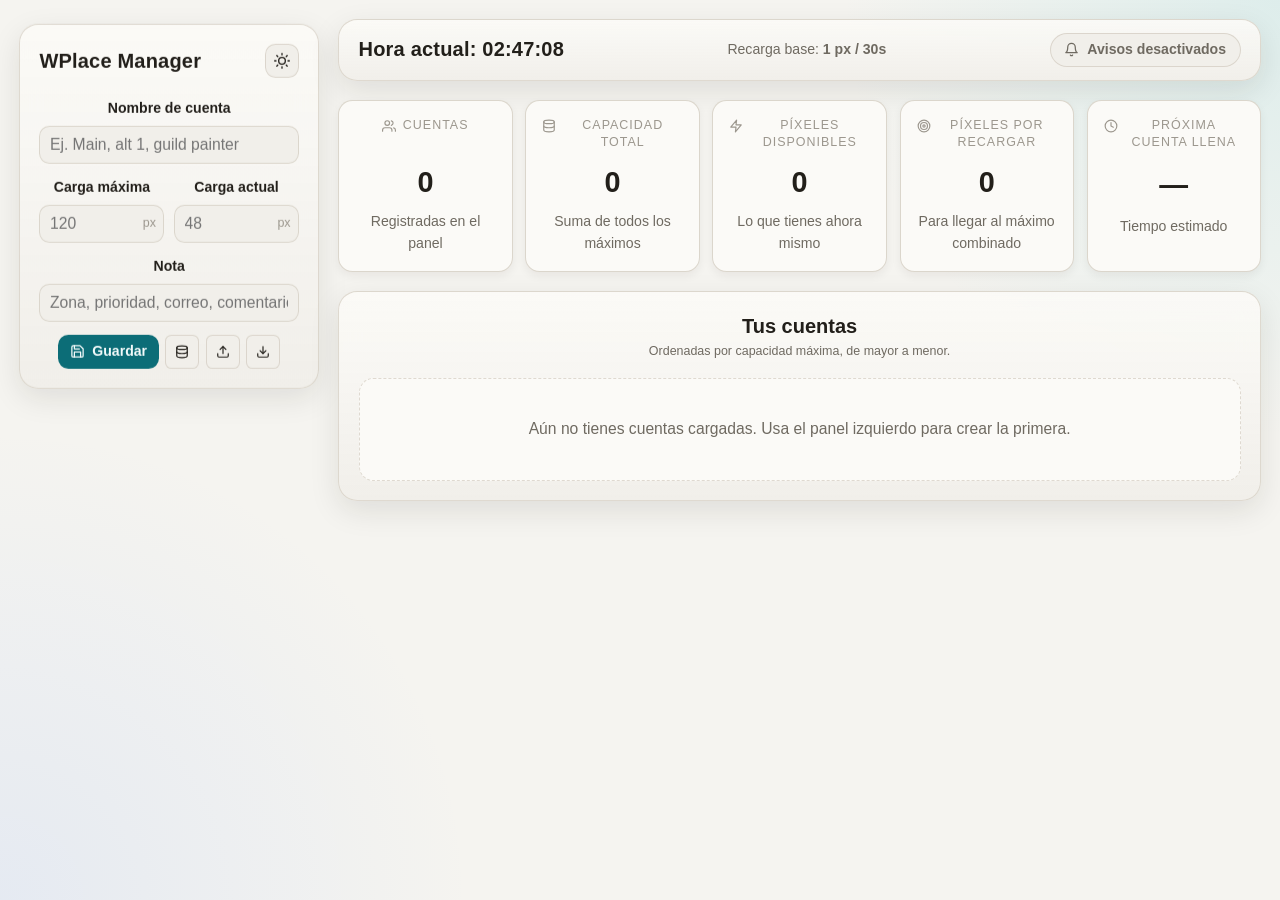
<file: wplace-manager.html>
<!DOCTYPE html>
<html lang="es" data-theme="dark">
<head>
  <meta charset="UTF-8" />
  <meta name="viewport" content="width=device-width, initial-scale=1.0" />
  <title>WPlace Manager</title>
  <link rel="icon" type="image/png" href="[data-uri]" />
  <link rel="preconnect" href="https://api.fontshare.com" />
  <link href="https://api.fontshare.com/v2/css?f[]=satoshi@400,500,700,900&display=swap" rel="stylesheet" />
  <style>
    :root, [data-theme="light"] {
      --text-xs: clamp(0.7rem, 0.67rem + 0.2vw, 0.78rem);
      --text-sm: clamp(0.8rem, 0.76rem + 0.25vw, 0.88rem);
      --text-base: clamp(0.9rem, 0.86rem + 0.2vw, 0.98rem);
      --text-lg: clamp(1rem, 0.9rem + 0.55vw, 1.25rem);
      --text-xl: clamp(1.3rem, 1.1rem + 1vw, 1.65rem);
      --space-1: 0.2rem; --space-2: 0.4rem; --space-3: 0.6rem; --space-4: 0.8rem;
      --space-5: 1rem; --space-6: 1.2rem; --space-8: 1.6rem; --space-10: 2rem;
      --space-12: 2.4rem; --space-16: 3.2rem;
      --radius-sm: 0.4rem; --radius-md: 0.65rem; --radius-lg: 0.9rem; --radius-xl: 1.2rem; --radius-full: 9999px;
      --color-bg: #f5f4f0; --color-surface: #fbfaf7; --color-surface-2: #f1efea; --color-surface-offset: #ebe7df;
      --color-border: #d8d2c7; --color-divider: #dfdbd2; --color-text: #221f1a; --color-text-muted: #6f6a61; --color-text-faint: #9c978e;
      --color-primary: #0c6d77; --color-primary-hover: #09545c; --color-primary-highlight: #d4e4e4; --color-on-primary: #f4fbfb;
      --color-success: #4f8e28; --color-warning: #c18414; --color-error: #b84574; --color-blue: #2e6bd8;
      --shadow-sm: 0 4px 10px rgba(27,25,21,.06); --shadow-md: 0 10px 30px rgba(27,25,21,.1); --shadow-lg: 0 18px 50px rgba(27,25,21,.14);
      --font-body: 'Satoshi', Inter, sans-serif;
    }
    [data-theme="dark"] {
      --color-bg: #111315; --color-surface: #171a1d; --color-surface-2: #1c2024; --color-surface-offset: #21262b;
      --color-border: #2c3238; --color-divider: #262c31; --color-text: #edf1f5; --color-text-muted: #aab2ba; --color-text-faint: #717983;
      --color-primary: #59c6d1; --color-primary-hover: #7fd9e1; --color-primary-highlight: rgba(89,198,209,.14); --color-on-primary: #051416;
      --color-success: #7ec84f; --color-warning: #f3b248; --color-error: #ea73a1; --color-blue: #72a1ff;
      --shadow-sm: 0 4px 10px rgba(0,0,0,.22); --shadow-md: 0 16px 40px rgba(0,0,0,.32); --shadow-lg: 0 24px 60px rgba(0,0,0,.45);
    }
    *,*::before,*::after{box-sizing:border-box;margin:0;padding:0;min-width:0}
    img,svg{max-width:100%}
    html{-webkit-font-smoothing:antialiased;scroll-behavior:smooth}
    body{min-height:100dvh;font-family:var(--font-body);font-size:var(--text-base);background:
      radial-gradient(circle at top right, rgba(89,198,209,.15), transparent 28%),
      radial-gradient(circle at bottom left, rgba(114,161,255,.12), transparent 30%),
      var(--color-bg);color:var(--color-text);line-height:1.55}
    button,input{font:inherit;color:inherit}
    button{cursor:pointer;border:none}
    input{border:none;background:transparent;outline:none;width:100%}
    .app{max-width:1400px;margin:0 auto;padding:var(--space-6);display:grid;grid-template-columns:minmax(260px,300px) minmax(0,1fr);gap:var(--space-6);align-items:start}
    .panel{background:linear-gradient(180deg, color-mix(in srgb, var(--color-surface) 92%, transparent), var(--color-surface-2));border:1px solid color-mix(in srgb, var(--color-border) 82%, transparent);box-shadow:var(--shadow-md);border-radius:var(--radius-xl);backdrop-filter:blur(14px)}
    .sidebar{padding:var(--space-6);display:flex;flex-direction:column;gap:var(--space-6);position:sticky;top:24px;max-height:calc(100dvh - 48px);overflow-y:auto;min-width:0}
    .brand{display:flex;align-items:center;justify-content:space-between;gap:var(--space-4)}
    .logoWrap{display:flex;align-items:center;gap:var(--space-3)}
    .title{font-size:var(--text-lg);font-weight:900;letter-spacing:.01em;overflow-wrap:anywhere}
    .subtitle{font-size:var(--text-xs);color:var(--color-text-muted);overflow-wrap:anywhere}
    .themeBtn,.ghostBtn,.iconBtn,.primaryBtn,.dangerBtn{border-radius:var(--radius-md);transition:.18s ease;background:transparent}
    .themeBtn,.iconBtn{width:34px;height:34px;border:1px solid color-mix(in srgb, var(--color-border) 85%, transparent);display:grid;place-items:center;background:var(--color-surface-2)}
    .themeBtn:hover,.iconBtn:hover{transform:translateY(-1px);border-color:color-mix(in srgb, var(--color-primary) 30%, var(--color-border))}
    .heroCard{padding:var(--space-5);background:linear-gradient(155deg, color-mix(in srgb, var(--color-primary) 14%, var(--color-surface)), var(--color-surface));border-radius:var(--radius-lg);border:1px solid color-mix(in srgb, var(--color-primary) 26%, var(--color-border));display:grid;gap:var(--space-3);text-align:center}
    .heroCard p{color:var(--color-text-muted);font-size:var(--text-sm)}
    .metricGrid{display:grid;grid-template-columns:1fr;gap:var(--space-3);text-align:center}
    .metric{padding:var(--space-4);border-radius:var(--radius-lg);background:var(--color-surface-2);border:1px solid color-mix(in srgb, var(--color-border) 88%, transparent);display:flex;flex-direction:column;align-items:center;justify-content:center;gap:var(--space-1)}
    .metric .label{font-size:var(--text-xs);text-transform:uppercase;letter-spacing:.08em;color:var(--color-text-faint);margin-bottom:var(--space-2)}
    .metric .value{font-size:var(--text-lg);font-weight:800;font-variant-numeric:tabular-nums lining-nums}
    .formCard{display:grid;gap:var(--space-4);text-align:center}
    .field{display:grid;gap:var(--space-2)}
    .field label{font-size:var(--text-sm);font-weight:700;text-align:center}
    .inputWrap{display:flex;align-items:center;gap:var(--space-2);padding:0 var(--space-3);height:38px;background:var(--color-surface-2);border:1px solid color-mix(in srgb, var(--color-border) 86%, transparent);border-radius:var(--radius-md)}
    .inputWrap:focus-within{border-color:var(--color-primary);box-shadow:0 0 0 3px color-mix(in srgb, var(--color-primary) 18%, transparent)}
    .fieldRow{display:grid;grid-template-columns:1fr 1fr;gap:var(--space-3)}
    .unit{font-size:var(--text-xs);color:var(--color-text-faint);white-space:nowrap}
    .actions{display:flex;align-items:center;justify-content:center;gap:var(--space-2);flex-wrap:nowrap}
    .primaryBtn,.ghostBtn,.dangerBtn{padding:0 0.75rem;height:34px;font-weight:800;font-size:var(--text-sm);display:inline-flex;align-items:center;justify-content:center;gap:.45rem}
    .primaryBtn svg,.dangerBtn svg,.ghostBtn svg{width:15px;height:15px;flex-shrink:0;display:block}
    .themeBtn svg,.menuBtn svg,.notifyBtn svg{display:block}
    .primaryBtn{background:var(--color-primary);color:var(--color-on-primary)}
    .primaryBtn:hover{background:var(--color-primary-hover);color:var(--color-on-primary)}
    .ghostBtn{background:var(--color-surface-2);border:1px solid color-mix(in srgb, var(--color-border) 88%, transparent)}
    .dangerBtn{background:color-mix(in srgb, var(--color-error) 16%, var(--color-surface-2));color:var(--color-error);border:1px solid color-mix(in srgb, var(--color-error) 26%, var(--color-border))}
    .hint{font-size:var(--text-xs);color:var(--color-text-muted);text-align:center}
    .main{display:grid;gap:var(--space-6)}
    .topbar{padding:var(--space-4) var(--space-6);display:flex;align-items:center;justify-content:space-between;gap:var(--space-4);text-align:center}
    .topbarTitle{font-size:var(--text-lg);font-weight:900;letter-spacing:.01em}
    .topbarMeta{font-size:var(--text-sm);color:var(--color-text-muted);white-space:nowrap}
    .topbarTitle{font-size:var(--text-lg);font-weight:900;letter-spacing:.01em}
    .kpis{display:grid;grid-template-columns:repeat(auto-fit, minmax(160px, 1fr));gap:var(--space-4)}
    .kpi{padding:var(--space-5);border-radius:var(--radius-lg);background:var(--color-surface);border:1px solid color-mix(in srgb, var(--color-border) 88%, transparent);box-shadow:var(--shadow-sm);display:grid;gap:var(--space-2);min-width:0;text-align:center;justify-items:center}
    .kpiLabel{display:flex;align-items:flex-start;justify-content:center;gap:.4rem;min-height:2.3rem}
    .kpiLabel svg{width:14px;height:14px;flex-shrink:0;color:var(--color-text-faint);margin-top:.15rem}
    .kpi span{font-size:var(--text-xs);text-transform:uppercase;letter-spacing:.08em;color:var(--color-text-faint);line-height:1.35}
    .kpi strong{font-size:clamp(1.25rem,1rem + 1vw,2rem);font-weight:900;font-variant-numeric:tabular-nums lining-nums;overflow-wrap:anywhere}
    .kpi small{font-size:var(--text-sm);color:var(--color-text-muted);min-height:2.6em;display:flex;align-items:flex-start}
    .section{padding:var(--space-6)}
    .sectionHeader{display:flex;flex-direction:column;align-items:center;text-align:center;justify-content:space-between;gap:var(--space-3);margin-bottom:var(--space-5)}
    .sectionTitle{font-size:var(--text-lg);font-weight:800}
    .accountList{max-height:60dvh;overflow:auto}
    .accountListInner{border:1px solid color-mix(in srgb, var(--color-border) 85%, transparent);border-radius:var(--radius-md);overflow:hidden;background:var(--color-surface)}
    .accountRow{padding:var(--space-3) var(--space-4);display:grid;gap:var(--space-2);border-left:1px solid transparent;min-width:0}
    .accountRow:not(:last-child){border-bottom:1px solid var(--color-divider)}
    .accountRow.critical{background:color-mix(in srgb, var(--color-error) 5%, var(--color-surface))}
    .accountRow.low{background:color-mix(in srgb, var(--color-warning) 5%, var(--color-surface))}
    .accountRow.medium{background:color-mix(in srgb, var(--color-primary) 5%, var(--color-surface))}
    .accountRow.high{background:color-mix(in srgb, var(--color-blue) 6%, var(--color-surface))}
    .accountRow.good{background:color-mix(in srgb, var(--color-success) 5%, var(--color-surface))}
    .accountRow.hasTier{border-left-color:color-mix(in srgb, var(--tier-color) 55%, var(--color-border));box-shadow:inset 0 0 0 1px color-mix(in srgb, var(--tier-color) 12%, transparent), inset 0 1px 0 color-mix(in srgb, #fff 5%, transparent);background-image:linear-gradient(180deg, color-mix(in srgb, var(--tier-color) 7%, transparent), transparent)}
    .rowMain{display:grid;grid-template-columns:auto minmax(0,1fr) auto;align-items:start;gap:var(--space-3);min-width:0}
    .rowDot{width:9px;height:9px;border-radius:50%;flex-shrink:0;margin-top:.45rem;box-shadow:0 0 0 3px color-mix(in srgb, currentColor 14%, transparent)}
    .rowDot.critical{background:var(--color-error);color:var(--color-error)}
    .rowDot.low{background:var(--color-warning);color:var(--color-warning)}
    .rowDot.medium{background:var(--color-primary);color:var(--color-primary)}
    .rowDot.high{background:#7db7ff;color:#7db7ff}
    .rowDot.good{background:var(--color-success);color:var(--color-success)}
    .rowInfo{min-width:0;display:grid;gap:var(--space-1)}
    .rowName{font-weight:800;font-size:var(--text-sm);overflow-wrap:anywhere}
    .rowNameLine{display:flex;align-items:flex-start;gap:var(--space-2);min-width:0}
    .rowNameGroup{display:flex;align-items:center;gap:var(--space-2);min-width:0;flex-wrap:wrap;flex:1}
    .rowNote{font-size:var(--text-xs);font-weight:800;letter-spacing:.01em;color:var(--tier-color, var(--color-primary));overflow-wrap:anywhere;display:inline-flex;align-items:center;gap:.35rem;width:fit-content;max-width:100%;padding:.3rem .65rem;margin-top:var(--space-1);background:color-mix(in srgb, var(--tier-color, var(--color-primary)) 16%, var(--color-surface-2));border:1px solid color-mix(in srgb, var(--tier-color, var(--color-primary)) 32%, var(--color-border));border-radius:var(--radius-full)}
    .nextBadge{display:inline-flex;align-items:center;gap:.3rem;height:20px;padding:0 .5rem;border-radius:var(--radius-full);font-size:11px;font-weight:900;letter-spacing:.02em;background:color-mix(in srgb, var(--color-warning) 20%, var(--color-surface-2));color:var(--color-warning);border:1px solid color-mix(in srgb, var(--color-warning) 38%, var(--color-border));white-space:nowrap}
    .nextBadge svg{width:11px;height:11px;flex-shrink:0;display:block}
    .accountRow.isNext{outline:2px solid color-mix(in srgb, var(--color-warning) 55%, transparent);outline-offset:-1px}
    .rowNoteIcon{flex-shrink:0;display:flex;align-items:center}
    .rowBar{height:5px;border-radius:999px;background:var(--color-surface-offset);margin-top:var(--space-1);overflow:hidden}
    .rowBarFill{height:100%;border-radius:inherit;background:var(--color-surface-dynamic, color-mix(in srgb, var(--color-primary) 10%, var(--color-surface-offset)));transition:width .5s ease}
    .rowBarFill.critical{background:linear-gradient(90deg, color-mix(in srgb, var(--color-error) 78%, #ffb4c9), var(--color-error))}
    .rowBarFill.low{background:linear-gradient(90deg, color-mix(in srgb, var(--color-warning) 82%, #ffd89a), var(--color-warning))}
    .rowBarFill.medium{background:linear-gradient(90deg, color-mix(in srgb, var(--color-primary) 88%, #8ce3eb), var(--color-primary))}
    .rowBarFill.high{background:linear-gradient(90deg, #8dccff, var(--color-blue))}
    .rowBarFill.good{background:linear-gradient(90deg, color-mix(in srgb, var(--color-success) 78%, #b8ef88), var(--color-success))}
    .rowStats{text-align:right;flex-shrink:0;display:grid;gap:2px;align-self:center}
    .rowCount{font-size:var(--text-xs);font-weight:700;font-variant-numeric:tabular-nums lining-nums;white-space:nowrap}
    .rowEta{font-size:var(--text-xs);color:var(--color-text-faint);white-space:nowrap}
    .rowActions{display:flex;gap:var(--space-2);justify-content:flex-end;align-items:center;flex-shrink:0}
    .capBadge{display:inline-flex;align-items:center;justify-content:center;height:20px;padding:0 .45rem;border-radius:var(--radius-full);font-size:11px;font-weight:900;letter-spacing:.02em;background:color-mix(in srgb, var(--tier-color, var(--color-blue)) 18%, var(--color-surface-2));color:var(--tier-color, var(--color-blue));border:1px solid color-mix(in srgb, var(--tier-color, var(--color-blue)) 32%, var(--color-border));white-space:nowrap}
    .menuWrap{position:relative;display:flex;justify-content:flex-end}
    .menuBtn{width:34px;height:34px;padding:0;display:grid;place-items:center;border-radius:var(--radius-sm);background:var(--color-surface-2);border:1px solid color-mix(in srgb, var(--color-border) 85%, transparent);transition:.15s ease;font-size:1.1rem;font-weight:900;line-height:1}
    .notifyBtn{width:34px;height:34px;padding:0;display:grid;place-items:center;border-radius:var(--radius-sm);background:var(--color-surface-2);border:1px solid color-mix(in srgb, var(--color-border) 85%, transparent);color:var(--color-text-muted);transition:.15s ease}
    .notifyBtn:hover{border-color:color-mix(in srgb, var(--color-primary) 30%, var(--color-border));color:var(--color-text)}
    .notifyBtn.active{color:var(--color-primary);background:var(--color-primary-highlight);border-color:color-mix(in srgb, var(--color-primary) 45%, var(--color-border))}
    .notifyWrap{position:relative;display:flex;align-items:center}
    .notifyTrigger{display:inline-flex;align-items:center;gap:.5rem;height:34px;padding:0 .85rem;border-radius:var(--radius-full);background:var(--color-surface-2);border:1px solid color-mix(in srgb, var(--color-border) 85%, transparent);color:var(--color-text-muted);font-size:var(--text-sm);font-weight:700;white-space:nowrap;transition:.15s ease}
    .notifyTrigger:hover{border-color:color-mix(in srgb, var(--color-primary) 30%, var(--color-border));color:var(--color-text)}
    .notifyTrigger.active{color:var(--color-primary);background:var(--color-primary-highlight);border-color:color-mix(in srgb, var(--color-primary) 45%, var(--color-border))}
    .notifyTriggerIcon{display:flex;align-items:center;flex-shrink:0}
    .notifyTriggerIcon svg{width:15px;height:15px;display:block}
    .notifyPanel{min-width:230px}
    .notifyPanelTitle{font-size:var(--text-sm);font-weight:800;color:var(--color-text);padding:.15rem .3rem .5rem;margin-bottom:.25rem;border-bottom:1px solid var(--color-divider)}
    .notifyOption{display:flex;align-items:center;gap:.55rem;padding:.4rem .3rem;border-radius:var(--radius-sm);font-size:var(--text-sm);cursor:pointer;user-select:none}
    .notifyOption:hover{background:var(--color-surface-2)}
    .notifyOption input[type="checkbox"]{width:15px;height:15px;flex-shrink:0;accent-color:var(--color-primary);cursor:pointer}
    .notifyTestBtn{width:100%;display:flex;align-items:center;justify-content:center;gap:.45rem;margin-top:.4rem;padding-top:.6rem;border-top:1px solid var(--color-divider);background:transparent;color:var(--color-text-muted);font-size:var(--text-sm);font-weight:700;cursor:pointer;border-left:none;border-right:none;border-bottom:none;border-radius:0}
    .notifyTestBtn:hover{color:var(--color-primary)}
    .notifyTestBtn svg{width:14px;height:14px;flex-shrink:0;display:block}
    .menuBtn:hover{border-color:color-mix(in srgb, var(--color-primary) 30%, var(--color-border))}
    /* El panel se reubica a <body> con JS al abrirse, por eso usa position:fixed
       y su visibilidad depende de su propia clase .open (no de un ancestro),
       así nunca queda recortado por el overflow de la lista de cuentas. */
    .menuPanel{position:fixed;min-width:140px;padding:var(--space-2);display:none;grid-template-columns:1fr;gap:var(--space-2);background:var(--color-surface);border:1px solid color-mix(in srgb, var(--color-border) 88%, transparent);border-radius:var(--radius-md);box-shadow:var(--shadow-lg);z-index:9999}
    .menuPanel.open{display:grid}
    .menuItem{height:32px;padding:0 .7rem;display:flex;align-items:center;gap:var(--space-2);justify-content:flex-start;border-radius:var(--radius-sm);background:var(--color-surface-2);border:1px solid color-mix(in srgb, var(--color-border) 85%, transparent);font-size:var(--text-xs);font-weight:800;white-space:nowrap}
    .menuItem:hover{border-color:color-mix(in srgb, var(--color-primary) 30%, var(--color-border))}
    .menuItem.danger{color:var(--color-error);border-color:color-mix(in srgb, var(--color-error) 26%, var(--color-border))}
    .menuItem.danger:hover{background:color-mix(in srgb, var(--color-error) 12%, var(--color-surface-2))}
    .iconBtnSm{width:34px;height:34px;padding:0;display:grid;place-items:center;border-radius:var(--radius-sm);background:var(--color-surface-2);border:1px solid color-mix(in srgb, var(--color-border) 85%, transparent);transition:.15s ease;flex-shrink:0}
    .iconBtnSm svg{width:14px;height:14px}
    .iconBtnSm:hover{border-color:color-mix(in srgb, var(--color-primary) 30%, var(--color-border))}
    .iconBtnSm.danger{color:var(--color-error);border-color:color-mix(in srgb, var(--color-error) 26%, var(--color-border))}
    .iconBtnSm.danger:hover{background:color-mix(in srgb, var(--color-error) 12%, var(--color-surface-2))}
    .pill{padding:.4rem .7rem;border-radius:var(--radius-full);font-size:var(--text-xs);font-weight:800;background:var(--color-surface-offset);border:1px solid color-mix(in srgb, var(--color-border) 82%, transparent)}
    .empty{padding:var(--space-12) var(--space-5);text-align:center;color:var(--color-text-muted);border:1px dashed color-mix(in srgb, var(--color-border) 82%, transparent);border-radius:var(--radius-lg);background:var(--color-surface)}
    @media (max-width: 1120px){.app{grid-template-columns:1fr}.sidebar{position:relative;max-height:none;top:0}}
    @media (max-width: 760px){.app{padding:var(--space-4)}.topbar{flex-direction:column}.headline h1{max-width:none}.kpis,.metricGrid{grid-template-columns:1fr}.accountList{max-height:none}.actions{flex-wrap:wrap}.rowMain{grid-template-columns:auto minmax(0,1fr)}.rowStats{grid-column:2;text-align:left}.menuWrap{margin-left:auto}}
  </style>
</head>
<body>
  <div class="app">
    <aside class="sidebar panel">
      <div class="brand">
        <div class="logoWrap"><div class="title">WPlace Manager</div></div>
        <button class="themeBtn" data-theme-toggle aria-label="Cambiar tema"></button>
      </div>

      <section class="formCard">
        <div class="field">
          <label for="name">Nombre de cuenta</label>
          <div class="inputWrap"><input id="name" placeholder="Ej. Main, alt 1, guild painter" /></div>
        </div>

        <div class="fieldRow">
          <div class="field">
            <label for="maxPixels">Carga máxima</label>
            <div class="inputWrap"><input id="maxPixels" type="number" min="1" step="1" placeholder="120" /><span class="unit">px</span></div>
          </div>

          <div class="field">
            <label for="currentPixels">Carga actual</label>
            <div class="inputWrap"><input id="currentPixels" type="number" min="0" step="1" placeholder="48" /><span class="unit">px</span></div>
          </div>
        </div>

        <div class="field">
          <label for="note">Nota</label>
          <div class="inputWrap"><input id="note" placeholder="Zona, prioridad, correo, comentario..." /></div>
        </div>

        <div class="actions">
          <button class="primaryBtn" id="saveBtn"><svg viewBox="0 0 24 24" fill="none" stroke="currentColor" stroke-width="2" stroke-linecap="round" stroke-linejoin="round" width="15" height="15"><path d="M19 21H5a2 2 0 0 1-2-2V5a2 2 0 0 1 2-2h11l5 5v11a2 2 0 0 1-2 2z"/><polyline points="17 21 17 13 7 13 7 21"/><polyline points="7 3 7 8 15 8"/></svg><span>Guardar</span></button>
          <button class="iconBtnSm" id="demoBtn" title="Cargar demo" aria-label="Cargar cuentas de demostración"><svg viewBox="0 0 24 24" fill="none" stroke="currentColor" stroke-width="2" stroke-linecap="round" stroke-linejoin="round"><ellipse cx="12" cy="5" rx="9" ry="3"/><path d="M21 12c0 1.66-4 3-9 3s-9-1.34-9-3"/><path d="M3 5v14c0 1.66 4 3 9 3s9-1.34 9-3V5"/></svg></button>
          <button class="iconBtnSm" id="exportBtn" title="Exportar JSON" aria-label="Exportar cuentas a un archivo JSON"><svg viewBox="0 0 24 24" fill="none" stroke="currentColor" stroke-width="2" stroke-linecap="round" stroke-linejoin="round"><path d="M21 15v4a2 2 0 0 1-2 2H5a2 2 0 0 1-2-2v-4"/><polyline points="17 8 12 3 7 8"/><line x1="12" y1="3" x2="12" y2="15"/></svg></button>
          <button class="iconBtnSm" id="importBtn" title="Importar JSON" aria-label="Importar cuentas desde un archivo JSON"><svg viewBox="0 0 24 24" fill="none" stroke="currentColor" stroke-width="2" stroke-linecap="round" stroke-linejoin="round"><path d="M21 15v4a2 2 0 0 1-2 2H5a2 2 0 0 1-2-2v-4"/><polyline points="7 10 12 15 17 10"/><line x1="12" y1="15" x2="12" y2="3"/></svg></button>
          <input type="file" id="fileInput" accept="application/json" hidden />
        </div>
      </section>
    </aside>

    <main class="main">
      <section class="topbar panel">
        <div class="topbarTitle" id="clockPill">Hora actual: --:--:--</div>
        <div class="topbarMeta">Recarga base: <strong>1 px / 30s</strong></div>
        <div class="notifyWrap" id="global-notify">
          <button class="notifyTrigger" id="globalNotifyBtn" onclick="openPopover('global-notify')" aria-haspopup="true" aria-expanded="false" title="Configurar avisos">
            <span class="notifyTriggerIcon" aria-hidden="true"></span>
            <span id="globalNotifyLabel">Avisos desactivados</span>
          </button>
          <div class="menuPanel notifyPanel" id="globalNotifyPanel"></div>
        </div>
      </section>

      <section class="kpis">
        <article class="kpi panel">
          <div class="kpiLabel"><svg viewBox="0 0 24 24" fill="none" stroke="currentColor" stroke-width="2" stroke-linecap="round" stroke-linejoin="round"><path d="M17 21v-2a4 4 0 0 0-4-4H5a4 4 0 0 0-4 4v2"/><circle cx="9" cy="7" r="4"/><path d="M23 21v-2a4 4 0 0 0-3-3.87"/><path d="M16 3.13a4 4 0 0 1 0 7.75"/></svg><span>Cuentas</span></div>
          <strong id="kpiAccounts">0</strong>
          <small>Registradas en el panel</small>
        </article>
        <article class="kpi panel">
          <div class="kpiLabel"><svg viewBox="0 0 24 24" fill="none" stroke="currentColor" stroke-width="2" stroke-linecap="round" stroke-linejoin="round"><ellipse cx="12" cy="5" rx="9" ry="3"/><path d="M21 12c0 1.66-4 3-9 3s-9-1.34-9-3"/><path d="M3 5v14c0 1.66 4 3 9 3s9-1.34 9-3V5"/></svg><span>Capacidad total</span></div>
          <strong id="kpiCapacity">0</strong>
          <small>Suma de todos los máximos</small>
        </article>
        <article class="kpi panel">
          <div class="kpiLabel"><svg viewBox="0 0 24 24" fill="none" stroke="currentColor" stroke-width="2" stroke-linecap="round" stroke-linejoin="round"><polygon points="13 2 3 14 12 14 11 22 21 10 12 10 13 2"/></svg><span>Píxeles disponibles</span></div>
          <strong id="kpiCurrent">0</strong>
          <small>Lo que tienes ahora mismo</small>
        </article>
        <article class="kpi panel">
          <div class="kpiLabel"><svg viewBox="0 0 24 24" fill="none" stroke="currentColor" stroke-width="2" stroke-linecap="round" stroke-linejoin="round"><circle cx="12" cy="12" r="10"/><circle cx="12" cy="12" r="6"/><circle cx="12" cy="12" r="2"/></svg><span>Píxeles por recargar</span></div>
          <strong id="kpiRemaining">0</strong>
          <small>Para llegar al máximo combinado</small>
        </article>
        <article class="kpi panel">
          <div class="kpiLabel"><svg viewBox="0 0 24 24" fill="none" stroke="currentColor" stroke-width="2" stroke-linecap="round" stroke-linejoin="round"><circle cx="12" cy="12" r="10"/><polyline points="12 6 12 12 16 14"/></svg><span>Próxima cuenta llena</span></div>
          <strong id="kpiCritical">—</strong>
          <small>Tiempo estimado</small>
        </article>
      </section>

      <section class="section panel">
        <div class="sectionHeader">
          <div>
            <div class="sectionTitle">Tus cuentas</div>
            <div class="hint">Ordenadas por capacidad máxima, de mayor a menor.</div>
          </div>
        </div>
        <div id="accountList" class="accountList"></div>
      </section>
    </main>
  </div>

  <script>
    /* =========================================================
       ESTADO Y PERSISTENCIA
       ========================================================= */
    const STORAGE_KEY = 'wplace-manager-state-v1';

    const state = {
      accounts: [],
      editingId: null,
      theme: 'dark',
      notifySettings: { offsets: [] }
    };

    // El menú abierto (si hay uno) se guarda acá. El panel se reubica
    // físicamente dentro de <body> mientras está abierto, para no quedar
    // recortado por el overflow/scroll de la lista de cuentas.
    let openMenu = null; // { id, panelEl, btnEl, originalParent }

    // Claves `${accountId}:${offset}` para las que ya se disparó la
    // notificación en el estado actual. Se limpia por umbral cuando la
    // cuenta se aleja de él, para poder notificar de nuevo la próxima vez.
    const notifiedThresholds = new Set();
    const FAVICON_DATA_URI = '[data-uri]';

    const els = {
      name: document.getElementById('name'),
      maxPixels: document.getElementById('maxPixels'),
      currentPixels: document.getElementById('currentPixels'),
      note: document.getElementById('note'),
      saveBtn: document.getElementById('saveBtn'),
      demoBtn: document.getElementById('demoBtn'),
      exportBtn: document.getElementById('exportBtn'),
      importBtn: document.getElementById('importBtn'),
      fileInput: document.getElementById('fileInput'),
      accountList: document.getElementById('accountList'),
      kpiAccounts: document.getElementById('kpiAccounts'),
      kpiCurrent: document.getElementById('kpiCurrent'),
      kpiCapacity: document.getElementById('kpiCapacity'),
      kpiRemaining: document.getElementById('kpiRemaining'),
      kpiCritical: document.getElementById('kpiCritical'),
      clockPill: document.getElementById('clockPill'),
      themeToggle: document.querySelector('[data-theme-toggle]'),
      globalNotifyBtn: document.getElementById('globalNotifyBtn'),
      globalNotifyLabel: document.getElementById('globalNotifyLabel'),
      globalNotifyPanel: document.getElementById('globalNotifyPanel')
    };

    const fmt = new Intl.NumberFormat('es-CL');

    function saveState() {
      try {
        localStorage.setItem(STORAGE_KEY, JSON.stringify({
          accounts: state.accounts,
          theme: state.theme,
          notifySettings: state.notifySettings
        }));
      } catch (err) {
        console.warn('No se pudo guardar el estado en localStorage.', err);
      }
    }

    function loadState() {
      try {
        const raw = localStorage.getItem(STORAGE_KEY);
        if (!raw) return null;
        const parsed = JSON.parse(raw);
        if (!parsed || !Array.isArray(parsed.accounts)) return null;
        return parsed;
      } catch (err) {
        console.warn('No se pudo leer el estado guardado.', err);
        return null;
      }
    }

    /* =========================================================
       UTILIDADES
       ========================================================= */
    function uid() {
      return Math.random().toString(36).slice(2, 10);
    }

    function now() {
      return Date.now();
    }

    function clamp(val, min, max) {
      return Math.min(max, Math.max(min, val));
    }

    function escapeHtml(str) {
      return String(str)
        .replaceAll('&', '&amp;')
        .replaceAll('<', '&lt;')
        .replaceAll('>', '&gt;')
        .replaceAll('"', '&quot;')
        .replaceAll("'", '&#039;');
    }

    // Opciones de anticipación disponibles para los avisos (en minutos antes
    // de llenarse; 0 = justo cuando se llena).
    const NOTIFY_OFFSETS = [
      { value: 60, label: '1 hora antes' },
      { value: 30, label: '30 minutos antes' },
      { value: 15, label: '15 minutos antes' },
      { value: 5, label: '5 minutos antes' },
      { value: 0, label: 'Cuando esté llena' }
    ];
    const NOTIFY_OFFSET_LABELS = Object.fromEntries(NOTIFY_OFFSETS.map(o => [o.value, o.label]));

    /* =========================================================
       MODELO DE CUENTA
       ========================================================= */
    function normalizeAccount(acc) {
      const max = Math.max(1, Number(acc.maxPixels) || 1);
      const current = clamp(Number(acc.currentPixels) || 0, 0, max);
      return {
        id: acc.id || uid(),
        name: acc.name?.trim() || 'Cuenta sin nombre',
        note: acc.note?.trim() || '',
        maxPixels: max,
        currentPixels: current,
        updatedAt: Number(acc.updatedAt) || now()
      };
    }

    function getComputedCurrent(acc) {
      const elapsed = Math.max(0, now() - acc.updatedAt);
      const regenerated = Math.floor(elapsed / 30000);
      return clamp(acc.currentPixels + regenerated, 0, acc.maxPixels);
    }

    function getSecondsToFull(acc) {
      const current = getComputedCurrent(acc);
      return Math.max(0, (acc.maxPixels - current) * 30);
    }

    function formatDuration(totalSeconds) {
      if (totalSeconds <= 0) return 'Lista';
      const h = Math.floor(totalSeconds / 3600);
      const m = Math.floor((totalSeconds % 3600) / 60);
      const s = totalSeconds % 60;
      if (h > 0) return `${h}h ${m}m`;
      if (m > 0) return `${m}m ${s}s`;
      return `${s}s`;
    }

    function getStatus(acc) {
      const current = getComputedCurrent(acc);
      const percent = Math.round((current / acc.maxPixels) * 100);
      if (percent >= 100) return { text: 'Llena', cls: 'good', percent };
      if (percent >= 80) return { text: 'Alta', cls: 'high', percent };
      if (percent >= 50) return { text: 'Media', cls: 'medium', percent };
      if (percent >= 25) return { text: 'Baja', cls: 'low', percent };
      return { text: 'Crítica', cls: 'critical', percent };
    }

    // Tramos de capacidad máxima, de mayor a menor. Cada uno tiene su propio
    // matiz (hue) de color: los tramos bajos son fríos (azul/verde) y suben
    // hacia colores cálidos (naranja/rojo) a medida que crece la capacidad.
    const CAPACITY_TIERS = [
      { min: 10000, label: '10k+', hue: 5 },
      { min: 9000, label: '9k+', hue: 25 },
      { min: 8000, label: '8k+', hue: 45 },
      { min: 7000, label: '7k+', hue: 65 },
      { min: 6000, label: '6k+', hue: 85 },
      { min: 5000, label: '5k+', hue: 105 },
      { min: 4000, label: '4k+', hue: 125 },
      { min: 3000, label: '3k+', hue: 145 },
      { min: 2000, label: '2k+', hue: 165 },
      { min: 1000, label: '1k+', hue: 185 },
      { min: 500, label: '500+', hue: 205 }
    ];

    function getCapacityMeta(acc) {
      const tier = CAPACITY_TIERS.find(t => acc.maxPixels >= t.min);
      if (!tier) return { levelClass: '', badge: '', colorStyle: '' };
      const color = `hsl(${tier.hue}, 70%, 50%)`;
      return {
        levelClass: 'hasTier',
        badge: `<span class="capBadge">${tier.label}</span>`,
        colorStyle: `--tier-color:${color};`
      };
    }

    function sortByTimeToFull(list) {
      return [...list].sort((a, b) => {
        const af = getSecondsToFull(a);
        const bf = getSecondsToFull(b);
        if (af !== bf) return af - bf;
        return a.name.localeCompare(b.name, 'es');
      });
    }

    function sortByCapacity(list) {
      return [...list].sort((a, b) => {
        if (b.maxPixels !== a.maxPixels) return b.maxPixels - a.maxPixels;
        return a.name.localeCompare(b.name, 'es');
      });
    }

    // IDs de la(s) cuenta(s) que están más cerca de llenarse (soporta empates).
    // Las que ya están llenas quedan afuera: no son "las próximas" (para el badge de UI).
    function getClosestIds(list) {
      const pending = list
        .map(acc => ({ id: acc.id, secondsToFull: getSecondsToFull(acc) }))
        .filter(x => x.secondsToFull > 0);
      if (!pending.length) return [];
      const min = Math.min(...pending.map(x => x.secondsToFull));
      return pending.filter(x => x.secondsToFull === min).map(x => x.id);
    }

    // Igual que getClosestIds, pero además incluye a cualquier cuenta que ya
    // esté llena mientras el aviso "cuando esté llena" (offset 0) siga
    // activo. Sin esto, una cuenta deja de ser "la más próxima" en el
    // instante exacto en que se llena, y ese aviso nunca llegaría a evaluarse.
    function getNotifyCandidateIds(list) {
      const closest = getClosestIds(list);
      const full = list
        .filter(acc => getSecondsToFull(acc) === 0 && state.notifySettings.offsets.includes(0))
        .map(acc => acc.id);
      return [...new Set([...closest, ...full])];
    }

    // Set de íconos SVG en línea (estilo trazo, sin emojis) usados en toda la app.
    const ICONS = {
      menu: '<svg viewBox="0 0 24 24" width="18" height="18"><circle cx="5" cy="12" r="1.8" fill="currentColor" stroke="none"/><circle cx="12" cy="12" r="1.8" fill="currentColor" stroke="none"/><circle cx="19" cy="12" r="1.8" fill="currentColor" stroke="none"/></svg>',
      edit: '<svg viewBox="0 0 24 24" fill="none" stroke="currentColor" stroke-width="2" stroke-linecap="round" stroke-linejoin="round" width="14" height="14"><path d="M17 3a2.85 2.83 0 1 1 4 4L7.5 20.5 2 22l1.5-5.5Z"/></svg>',
      trash: '<svg viewBox="0 0 24 24" fill="none" stroke="currentColor" stroke-width="2" stroke-linecap="round" stroke-linejoin="round" width="14" height="14"><polyline points="3 6 5 6 21 6"/><path d="M19 6l-1 14a2 2 0 0 1-2 2H8a2 2 0 0 1-2-2L5 6"/><path d="M10 11v6"/><path d="M14 11v6"/><path d="M9 6V4a1 1 0 0 1 1-1h4a1 1 0 0 1 1 1v2"/></svg>',
      note: '<svg viewBox="0 0 24 24" fill="none" stroke="currentColor" stroke-width="2" stroke-linecap="round" stroke-linejoin="round" width="13" height="13"><path d="M14 2H6a2 2 0 0 0-2 2v16a2 2 0 0 0 2 2h12a2 2 0 0 0 2-2V8z"/><polyline points="14 2 14 8 20 8"/><line x1="16" y1="13" x2="8" y2="13"/><line x1="16" y1="17" x2="8" y2="17"/></svg>',
      save: '<svg viewBox="0 0 24 24" fill="none" stroke="currentColor" stroke-width="2" stroke-linecap="round" stroke-linejoin="round" width="15" height="15"><path d="M19 21H5a2 2 0 0 1-2-2V5a2 2 0 0 1 2-2h11l5 5v11a2 2 0 0 1-2 2z"/><polyline points="17 21 17 13 7 13 7 21"/><polyline points="7 3 7 8 15 8"/></svg>',
      check: '<svg viewBox="0 0 24 24" fill="none" stroke="currentColor" stroke-width="2" stroke-linecap="round" stroke-linejoin="round" width="15" height="15"><polyline points="20 6 9 17 4 12"/></svg>',
      moon: '<svg viewBox="0 0 24 24" fill="none" stroke="currentColor" stroke-width="2" stroke-linecap="round" stroke-linejoin="round" width="16" height="16"><path d="M21 12.79A9 9 0 1 1 11.21 3 7 7 0 0 0 21 12.79z"/></svg>',
      sun: '<svg viewBox="0 0 24 24" fill="none" stroke="currentColor" stroke-width="2" stroke-linecap="round" stroke-linejoin="round" width="16" height="16"><circle cx="12" cy="12" r="5"/><line x1="12" y1="1" x2="12" y2="3"/><line x1="12" y1="21" x2="12" y2="23"/><line x1="4.22" y1="4.22" x2="5.64" y2="5.64"/><line x1="18.36" y1="18.36" x2="19.78" y2="19.78"/><line x1="1" y1="12" x2="3" y2="12"/><line x1="21" y1="12" x2="23" y2="12"/><line x1="4.22" y1="19.78" x2="5.64" y2="18.36"/><line x1="18.36" y1="5.64" x2="19.78" y2="4.22"/></svg>',
      bell: '<svg viewBox="0 0 24 24" fill="none" stroke="currentColor" stroke-width="2" stroke-linecap="round" stroke-linejoin="round" width="15" height="15"><path d="M18 8a6 6 0 0 0-12 0c0 7-3 9-3 9h18s-3-2-3-9"/><path d="M13.73 21a2 2 0 0 1-3.46 0"/></svg>',
      next: '<svg viewBox="0 0 24 24" fill="none" stroke="currentColor" stroke-width="2" stroke-linecap="round" stroke-linejoin="round" width="11" height="11"><circle cx="12" cy="12" r="10"/><polyline points="12 6 12 12 16 14"/></svg>'
    };

    /* =========================================================
       RENDER
       Se separa en dos partes:
       - renderAccounts(): reconstruye el HTML completo de la lista.
         Solo se llama cuando cambian los DATOS (crear/editar/borrar/
         importar/demo/carga inicial).
       - tickAccounts(): cada 1s actualiza SOLO los valores que cambian
         con el tiempo (barra, porcentaje, ETA) tocando nodos existentes,
         sin recrear el DOM. Así los menús abiertos nunca se destruyen
         a medio uso.
       ========================================================= */
    function renderAccounts() {
      closeAllMenus();
      const sorted = sortByCapacity(state.accounts);
      if (!sorted.length) {
        els.accountList.innerHTML = `<div class="empty">Aún no tienes cuentas cargadas. Usa el panel izquierdo para crear la primera.</div>`;
        return;
      }

      const closestIds = getClosestIds(state.accounts);

      const rows = sorted.map(acc => {
        const current = getComputedCurrent(acc);
        const status = getStatus(acc);
        const percent = status.percent;
        const fullIn = getSecondsToFull(acc);
        const etaLabel = fullIn <= 0 ? 'Llena' : `ETA ${formatDuration(fullIn)}`;
        const capacity = getCapacityMeta(acc);
        const isNext = closestIds.includes(acc.id);
        return `
          <article class="accountRow ${status.cls} ${capacity.levelClass}${isNext ? ' isNext' : ''}" data-account-id="${acc.id}" style="${capacity.colorStyle}">
            <div class="rowMain">
              <span class="rowDot ${status.cls}" data-role="dot" title="${escapeHtml(status.text)} (${percent}%)" aria-hidden="true"></span>
              <div class="rowInfo">
                <div class="rowNameLine">
                  <div class="rowNameGroup">
                    <div class="rowName">${escapeHtml(acc.name)}</div>
                    ${capacity.badge}
                    ${isNext ? `<span class="nextBadge" title="Es la cuenta más próxima a llenarse">${ICONS.next}Próxima</span>` : ''}
                  </div>
                  <div class="rowActions">
                    <div class="menuWrap" id="menu-${acc.id}">
                      <button class="menuBtn" onclick="toggleAccountMenu('${acc.id}')" aria-label="Abrir acciones de ${escapeHtml(acc.name)}" aria-expanded="false">${ICONS.menu}</button>
                      <div class="menuPanel">
                        <button class="menuItem" onclick="editAccount('${acc.id}'); closeAllMenus();">${ICONS.edit} Editar</button>
                        <button class="menuItem danger" onclick="deleteAccount('${acc.id}'); closeAllMenus();">${ICONS.trash} Eliminar</button>
                      </div>
                    </div>
                  </div>
                </div>
                ${acc.note ? `<div class="rowNote"><span class="rowNoteIcon" aria-hidden="true">${ICONS.note}</span><span>${escapeHtml(acc.note)}</span></div>` : ''}
                <div class="rowBar"><div class="rowBarFill ${status.cls}" data-role="bar" style="width:${percent}%"></div></div>
              </div>
              <div class="rowStats">
                <div class="rowCount" data-role="count">${fmt.format(current)} / ${fmt.format(acc.maxPixels)}</div>
                <div class="rowEta" data-role="eta">${etaLabel}</div>
              </div>
            </div>
          </article>`;
      }).join('');

      els.accountList.innerHTML = `<div class="accountListInner">${rows}</div>`;
    }

    const STATUS_CLASSES = ['critical', 'low', 'medium', 'high', 'good'];

    function tickAccounts(closestIds) {
      state.accounts.forEach(acc => {
        const row = els.accountList.querySelector(`[data-account-id="${acc.id}"]`);
        if (!row) return; // fuera de la vista actual (p.ej. lista vacía momentáneamente)

        const status = getStatus(acc);
        const current = getComputedCurrent(acc);
        const fullIn = getSecondsToFull(acc);
        const etaLabel = fullIn <= 0 ? 'Llena' : `ETA ${formatDuration(fullIn)}`;

        row.classList.remove(...STATUS_CLASSES);
        row.classList.add(status.cls);

        const isNext = closestIds.includes(acc.id);
        row.classList.toggle('isNext', isNext);
        const nameGroup = row.querySelector('.rowNameGroup');
        const existingBadge = nameGroup?.querySelector('.nextBadge');
        if (isNext && !existingBadge && nameGroup) {
          const badge = document.createElement('span');
          badge.className = 'nextBadge';
          badge.title = 'Es la cuenta más próxima a llenarse';
          badge.innerHTML = `${ICONS.next}Próxima`;
          nameGroup.appendChild(badge);
        } else if (!isNext && existingBadge) {
          existingBadge.remove();
        }

        const dot = row.querySelector('[data-role="dot"]');
        if (dot) {
          dot.classList.remove(...STATUS_CLASSES);
          dot.classList.add(status.cls);
          dot.title = `${status.text} (${status.percent}%)`;
        }

        const bar = row.querySelector('[data-role="bar"]');
        if (bar) {
          bar.classList.remove(...STATUS_CLASSES);
          bar.classList.add(status.cls);
          bar.style.width = `${status.percent}%`;
        }

        const countEl = row.querySelector('[data-role="count"]');
        if (countEl) countEl.textContent = `${fmt.format(current)} / ${fmt.format(acc.maxPixels)}`;

        const etaEl = row.querySelector('[data-role="eta"]');
        if (etaEl) etaEl.textContent = etaLabel;
      });
    }

    function renderKpis() {
      const list = state.accounts;
      const totalCurrent = list.reduce((sum, acc) => sum + getComputedCurrent(acc), 0);
      const totalCapacity = list.reduce((sum, acc) => sum + acc.maxPixels, 0);
      const totalRemaining = Math.max(0, totalCapacity - totalCurrent);
      const next = sortByTimeToFull(list)[0];
      els.kpiAccounts.textContent = fmt.format(list.length);
      els.kpiCurrent.textContent = fmt.format(totalCurrent);
      els.kpiCapacity.textContent = fmt.format(totalCapacity);
      els.kpiRemaining.textContent = fmt.format(totalRemaining);
      els.kpiCritical.textContent = next ? formatDuration(getSecondsToFull(next)) : '—';
      els.clockPill.textContent = 'Hora actual: ' + new Date().toLocaleTimeString('es-CL', { hour: '2-digit', minute: '2-digit', second: '2-digit', hour12: false });
    }

    // Render completo: se usa tras cambios de datos.
    function render() {
      renderAccounts();
      renderKpis();
    }

    // Tick de reloj: se usa cada 1s, no toca menús ni estructura del DOM.
    function tick() {
      const closestIds = getClosestIds(state.accounts);
      tickAccounts(closestIds);
      checkNotifications(getNotifyCandidateIds(state.accounts));
      renderKpis();
    }

    /* =========================================================
       NOTIFICACIONES DEL NAVEGADOR (config. GLOBAL)
       Se elige uno o más avisos con anticipación en minutos (0 = justo
       cuando se llena). En cada tick, checkNotifications() mira SOLO
       la(s) cuenta(s) que están más cerca de llenarse (closestIds) y
       dispara un aviso la primera vez que su tiempo restante cruza
       cada umbral elegido. Si otra cuenta pasa a ser "la próxima", el
       seguimiento de la anterior se reinicia para no arrastrar estado.
       ========================================================= */
    function checkNotifications(closestIds) {
      // Si una cuenta deja de ser "la próxima", se olvida su seguimiento
      // para que, si vuelve a serlo más adelante, pueda notificar de nuevo.
      Array.from(notifiedThresholds).forEach(key => {
        const id = key.slice(0, key.lastIndexOf(':'));
        if (!closestIds.includes(id)) notifiedThresholds.delete(key);
      });

      const offsets = state.notifySettings.offsets;
      if (!offsets.length || !closestIds.length) return;

      closestIds.forEach(id => {
        const acc = state.accounts.find(a => a.id === id);
        if (!acc) return;
        const minutesToFull = getSecondsToFull(acc) / 60;
        offsets.forEach(offset => {
          const key = `${id}:${offset}`;
          if (minutesToFull <= offset) {
            if (!notifiedThresholds.has(key)) {
              fireOffsetNotification(acc, offset);
              notifiedThresholds.add(key);
            }
          } else {
            notifiedThresholds.delete(key);
          }
        });
      });
    }

    function fireOffsetNotification(acc, offset) {
      if (!('Notification' in window) || Notification.permission !== 'granted') return;
      const title = offset === 0 ? 'Cuenta llena' : 'Por llenarse pronto';
      const body = offset === 0
        ? `${acc.name} alcanzó ${fmt.format(acc.maxPixels)} píxeles.`
        : `${acc.name} estará llena en ${NOTIFY_OFFSET_LABELS[offset].replace(' antes', '')} o menos.`;
      try {
        new Notification(title, {
          body,
          icon: FAVICON_DATA_URI,
          tag: `wplace-${acc.id}-${offset}`
        });
      } catch (err) {
        console.warn('No se pudo mostrar la notificación.', err);
      }
    }

    // Evita notificar apenas se carga/edita/importa un estado que YA cruzó
    // algún umbral (solo queremos avisar cuando se cruza "en vivo", no de entrada).
    function syncNotifiedBaseline() {
      notifiedThresholds.clear();
      const candidateIds = getNotifyCandidateIds(state.accounts);
      const offsets = state.notifySettings.offsets;
      candidateIds.forEach(id => {
        const acc = state.accounts.find(a => a.id === id);
        if (!acc) return;
        const minutesToFull = getSecondsToFull(acc) / 60;
        offsets.forEach(offset => {
          if (minutesToFull <= offset) notifiedThresholds.add(`${id}:${offset}`);
        });
      });
    }

    function handleGlobalNotifyCheckbox(checkboxEl, offset) {
      if (!checkboxEl.checked) {
        state.notifySettings.offsets = state.notifySettings.offsets.filter(o => o !== offset);
        Array.from(notifiedThresholds).forEach(key => { if (key.endsWith(`:${offset}`)) notifiedThresholds.delete(key); });
        saveState();
        updateGlobalNotifyUI();
        return;
      }

      if (!('Notification' in window)) {
        checkboxEl.checked = false;
        alert('Tu navegador no soporta notificaciones.');
        return;
      }
      if (Notification.permission === 'denied') {
        checkboxEl.checked = false;
        alert('Bloqueaste las notificaciones para esta página. Actívalas desde la configuración del navegador para usar esta función.');
        return;
      }

      const applyChecked = () => {
        state.notifySettings.offsets = [...new Set([...state.notifySettings.offsets, offset])];
        // permite notificar de inmediato si la cuenta más próxima (o la recién llenada) ya corresponde a este umbral
        getNotifyCandidateIds(state.accounts).forEach(id => notifiedThresholds.delete(`${id}:${offset}`));
        saveState();
        updateGlobalNotifyUI();
      };

      if (Notification.permission === 'granted') {
        applyChecked();
      } else {
        Notification.requestPermission().then(permission => {
          if (permission === 'granted') applyChecked();
          else checkboxEl.checked = false;
        });
      }
    }

    // Construye el contenido del panel de opciones (una sola vez, al arrancar).
    function buildGlobalNotifyPanel() {
      els.globalNotifyBtn.querySelector('.notifyTriggerIcon').innerHTML = ICONS.bell;
      els.globalNotifyPanel.innerHTML = `<div class="notifyPanelTitle">¿Cuándo avisar?</div>` +
        NOTIFY_OFFSETS.map(o => `
        <label class="notifyOption">
          <input type="checkbox" ${state.notifySettings.offsets.includes(o.value) ? 'checked' : ''} onchange="handleGlobalNotifyCheckbox(this, ${o.value})" />
          <span>${o.label}</span>
        </label>`).join('') +
        `<button type="button" class="notifyTestBtn" onclick="testNotification()">${ICONS.bell} Enviar aviso de prueba</button>`;
    }

    // Dispara una notificación de muestra al toque, sin esperar ningún
    // umbral. Sirve para confirmar que el navegador realmente las muestra
    // (permisos, sistema operativo en "No molestar", etc.) sin tener que
    // esperar a que una cuenta se llene.
    function testNotification() {
      if (!('Notification' in window)) {
        alert('Este navegador no soporta notificaciones.');
        return;
      }
      if (Notification.permission === 'denied') {
        alert('Las notificaciones están bloqueadas para esta página. Revisa los permisos del navegador (el ícono de candado/información junto a la URL).\n\nSi abriste este archivo con doble clic (file://) en vez de un sitio web, algunos navegadores no permiten notificaciones en ese caso: probá subirlo a un hosting simple.');
        return;
      }

      const send = () => {
        try {
          new Notification('Aviso de prueba', {
            body: 'Si ves esto, las notificaciones funcionan bien en este navegador.',
            icon: FAVICON_DATA_URI,
            tag: 'wplace-test'
          });
        } catch (err) {
          alert('El navegador rechazó mostrar la notificación: ' + err.message);
        }
      };

      if (Notification.permission === 'granted') {
        send();
      } else {
        Notification.requestPermission().then(permission => {
          if (permission === 'granted') send();
          else alert('No se otorgó el permiso de notificaciones.');
        });
      }
    }

    // Refresca el estado visual (chip activo + texto resumen) del control global.
    function updateGlobalNotifyUI() {
      const offsets = state.notifySettings.offsets;
      els.globalNotifyBtn.classList.toggle('active', offsets.length > 0);
      els.globalNotifyLabel.textContent = offsets.length
        ? `Avisos: ${offsets.slice().sort((a, b) => b - a).map(o => o === 0 ? 'al llenarse' : NOTIFY_OFFSET_LABELS[o].replace(' antes', '')).join(' · ')}`
        : 'Avisos desactivados';
    }

    /* =========================================================
       FORMULARIO
       ========================================================= */
    function resetForm(focusName = false) {
      state.editingId = null;
      els.name.value = '';
      els.maxPixels.value = '';
      els.currentPixels.value = '';
      els.note.value = '';
      els.saveBtn.innerHTML = `${ICONS.save}<span>Guardar</span>`;
      if (focusName) els.name.focus();
    }

    function saveAccount() {
      if (!els.name.value.trim()) {
        alert('Ponle un nombre a la cuenta.');
        els.name.focus();
        return;
      }

      const payload = normalizeAccount({
        id: state.editingId || uid(),
        name: els.name.value,
        maxPixels: els.maxPixels.value,
        currentPixels: els.currentPixels.value,
        note: els.note.value,
        updatedAt: now()
      });

      if (state.editingId) {
        state.accounts = state.accounts.map(acc => acc.id === state.editingId ? payload : acc);
      } else {
        state.accounts.unshift(payload);
      }
      resetForm(true);
      syncNotifiedBaseline();
      saveState();
      render();
    }

    function editAccount(id) {
      const acc = state.accounts.find(a => a.id === id);
      if (!acc) return;
      state.editingId = id;
      els.name.value = acc.name;
      els.maxPixels.value = acc.maxPixels;
      els.currentPixels.value = getComputedCurrent(acc);
      els.note.value = acc.note;
      els.saveBtn.innerHTML = `${ICONS.check}<span>Actualizar</span>`;
      els.name.focus();
      window.scrollTo({ top: 0, behavior: 'smooth' });
    }

    function deleteAccount(id) {
      state.accounts = state.accounts.filter(acc => acc.id !== id);
      if (state.editingId === id) resetForm();
      saveState();
      render();
    }

    /* =========================================================
       IMPORTAR / EXPORTAR / DEMO
       ========================================================= */
    function exportData() {
      const blob = new Blob([JSON.stringify(state.accounts, null, 2)], { type: 'application/json' });
      const a = document.createElement('a');
      a.href = URL.createObjectURL(blob);
      a.download = 'wplace-accounts.json';
      a.click();
      URL.revokeObjectURL(a.href);
    }

    function importData(file) {
      const reader = new FileReader();
      reader.onload = () => {
        try {
          const parsed = JSON.parse(reader.result);
          if (!Array.isArray(parsed)) throw new Error('Formato inválido');
          state.accounts = parsed.map(normalizeAccount);
          resetForm();
          syncNotifiedBaseline();
          saveState();
          render();
        } catch (err) {
          alert('No pude importar ese JSON.');
        }
      };
      reader.readAsText(file);
    }

    function loadDemo() {
      state.accounts = [
        { id: uid(), name: 'Main', maxPixels: 1200, currentPixels: 126, note: 'Cuenta principal', updatedAt: now() - 12 * 60000 },
        { id: uid(), name: 'Alt Norte', maxPixels: 3000, currentPixels: 1180, note: 'Defensa mural', updatedAt: now() - 5 * 60000 },
        { id: uid(), name: 'Alt Guild', maxPixels: 12000, currentPixels: 11340, note: 'Proyecto comunitario', updatedAt: now() - 28 * 60000 }
      ].map(normalizeAccount);
      syncNotifiedBaseline();
      saveState();
      render();
    }

    /* =========================================================
       TEMA
       ========================================================= */
    function setTheme(next) {
      state.theme = next;
      document.documentElement.setAttribute('data-theme', next);
      els.themeToggle.innerHTML = next === 'dark' ? ICONS.moon : ICONS.sun;
      els.themeToggle.setAttribute('aria-label', next === 'dark' ? 'Cambiar a modo claro' : 'Cambiar a modo oscuro');
      saveState();
    }

    /* =========================================================
       POPOVERS (menú de acciones ⋯ y panel de avisos 🔔)
       Ambos comparten el mismo mecanismo: el panel se reubica
       temporalmente en <body> con position:fixed, calculando su
       posición desde el botón que lo abrió. Esto evita que quede
       recortado por el overflow/scroll de la lista de cuentas,
       sin importar en qué parte de la lista esté la fila. Solo
       un popover puede estar abierto a la vez.
       ========================================================= */
    function positionMenuPanel(panelEl, btnEl) {
      const rect = btnEl.getBoundingClientRect();
      const panelRect = panelEl.getBoundingClientRect();
      const margin = 8;

      let left = rect.right - panelRect.width;
      left = clamp(left, margin, window.innerWidth - panelRect.width - margin);

      let top = rect.bottom + 6;
      if (top + panelRect.height > window.innerHeight - margin) {
        top = rect.top - panelRect.height - 6; // no cabe abajo: se abre hacia arriba
      }
      top = clamp(top, margin, window.innerHeight - panelRect.height - margin);

      panelEl.style.top = `${top}px`;
      panelEl.style.left = `${left}px`;
    }

    function closeAllMenus() {
      if (!openMenu) return;
      const { panelEl, btnEl, originalParent } = openMenu;
      panelEl.classList.remove('open');
      panelEl.style.top = '';
      panelEl.style.left = '';
      if (originalParent && originalParent.isConnected) {
        originalParent.appendChild(panelEl);
      } else if (panelEl.isConnected) {
        panelEl.remove(); // la fila ya no existe (se re-renderizó la lista)
      }
      if (btnEl) btnEl.setAttribute('aria-expanded', 'false');
      openMenu = null;
      window.removeEventListener('scroll', closeAllMenus, true);
      window.removeEventListener('resize', closeAllMenus, true);
    }

    function openPopover(wrapId) {
      const wasOpenForThisWrap = openMenu && openMenu.wrapId === wrapId;
      closeAllMenus();
      if (wasOpenForThisWrap) return;

      const wrap = document.getElementById(wrapId);
      if (!wrap) return;
      const panelEl = wrap.querySelector('.menuPanel');
      const btnEl = wrap.querySelector('button');
      if (!panelEl || !btnEl) return;

      const originalParent = wrap;
      document.body.appendChild(panelEl);
      panelEl.classList.add('open');
      positionMenuPanel(panelEl, btnEl);
      btnEl.setAttribute('aria-expanded', 'true');

      openMenu = { wrapId, panelEl, btnEl, originalParent };
      window.addEventListener('scroll', closeAllMenus, true);
      window.addEventListener('resize', closeAllMenus, true);
    }

    function toggleAccountMenu(id) {
      openPopover(`menu-${id}`);
    }

    /* =========================================================
       EVENTOS
       ========================================================= */
    els.saveBtn.addEventListener('click', saveAccount);
    els.demoBtn.addEventListener('click', loadDemo);
    els.exportBtn.addEventListener('click', exportData);
    els.importBtn.addEventListener('click', () => els.fileInput.click());
    els.fileInput.addEventListener('change', e => {
      const file = e.target.files?.[0];
      if (file) importData(file);
      e.target.value = '';
    });
    els.themeToggle.addEventListener('click', () => setTheme(state.theme === 'dark' ? 'light' : 'dark'));
    document.addEventListener('click', event => {
      if (!event.target.closest('.menuWrap') && !event.target.closest('.notifyWrap') && !event.target.closest('.menuPanel')) closeAllMenus();
    });

    window.editAccount = editAccount;
    window.deleteAccount = deleteAccount;
    window.toggleAccountMenu = toggleAccountMenu;
    window.closeAllMenus = closeAllMenus;
    window.openPopover = openPopover;
    window.handleGlobalNotifyCheckbox = handleGlobalNotifyCheckbox;
    window.testNotification = testNotification;

    /* =========================================================
       ARRANQUE
       ========================================================= */
    const saved = loadState();
    if (saved) {
      state.accounts = saved.accounts.map(normalizeAccount);
      state.notifySettings.offsets = Array.isArray(saved.notifySettings?.offsets)
        ? [...new Set(saved.notifySettings.offsets.map(Number).filter(n => Number.isFinite(n) && n >= 0))]
        : [];
      setTheme(saved.theme === 'light' ? 'light' : 'dark');
    } else {
      const prefersDark = window.matchMedia && window.matchMedia('(prefers-color-scheme: dark)').matches;
      setTheme(prefersDark ? 'dark' : 'light');
    }
    buildGlobalNotifyPanel();
    updateGlobalNotifyUI();
    syncNotifiedBaseline();
    render();
    setInterval(tick, 1000);

    // Los navegadores frenan setInterval en pestañas inactivas, así que el
    // reloj/las barras se ven "congeladas" al volver. El cálculo real (basado
    // en Date.now() - updatedAt) siempre es correcto; esto solo refresca la
    // pantalla al instante en vez de esperar al próximo tick del intervalo.
    document.addEventListener('visibilitychange', () => {
      if (!document.hidden) tick();
    });
  </script>
</body>
</html>
</file>
